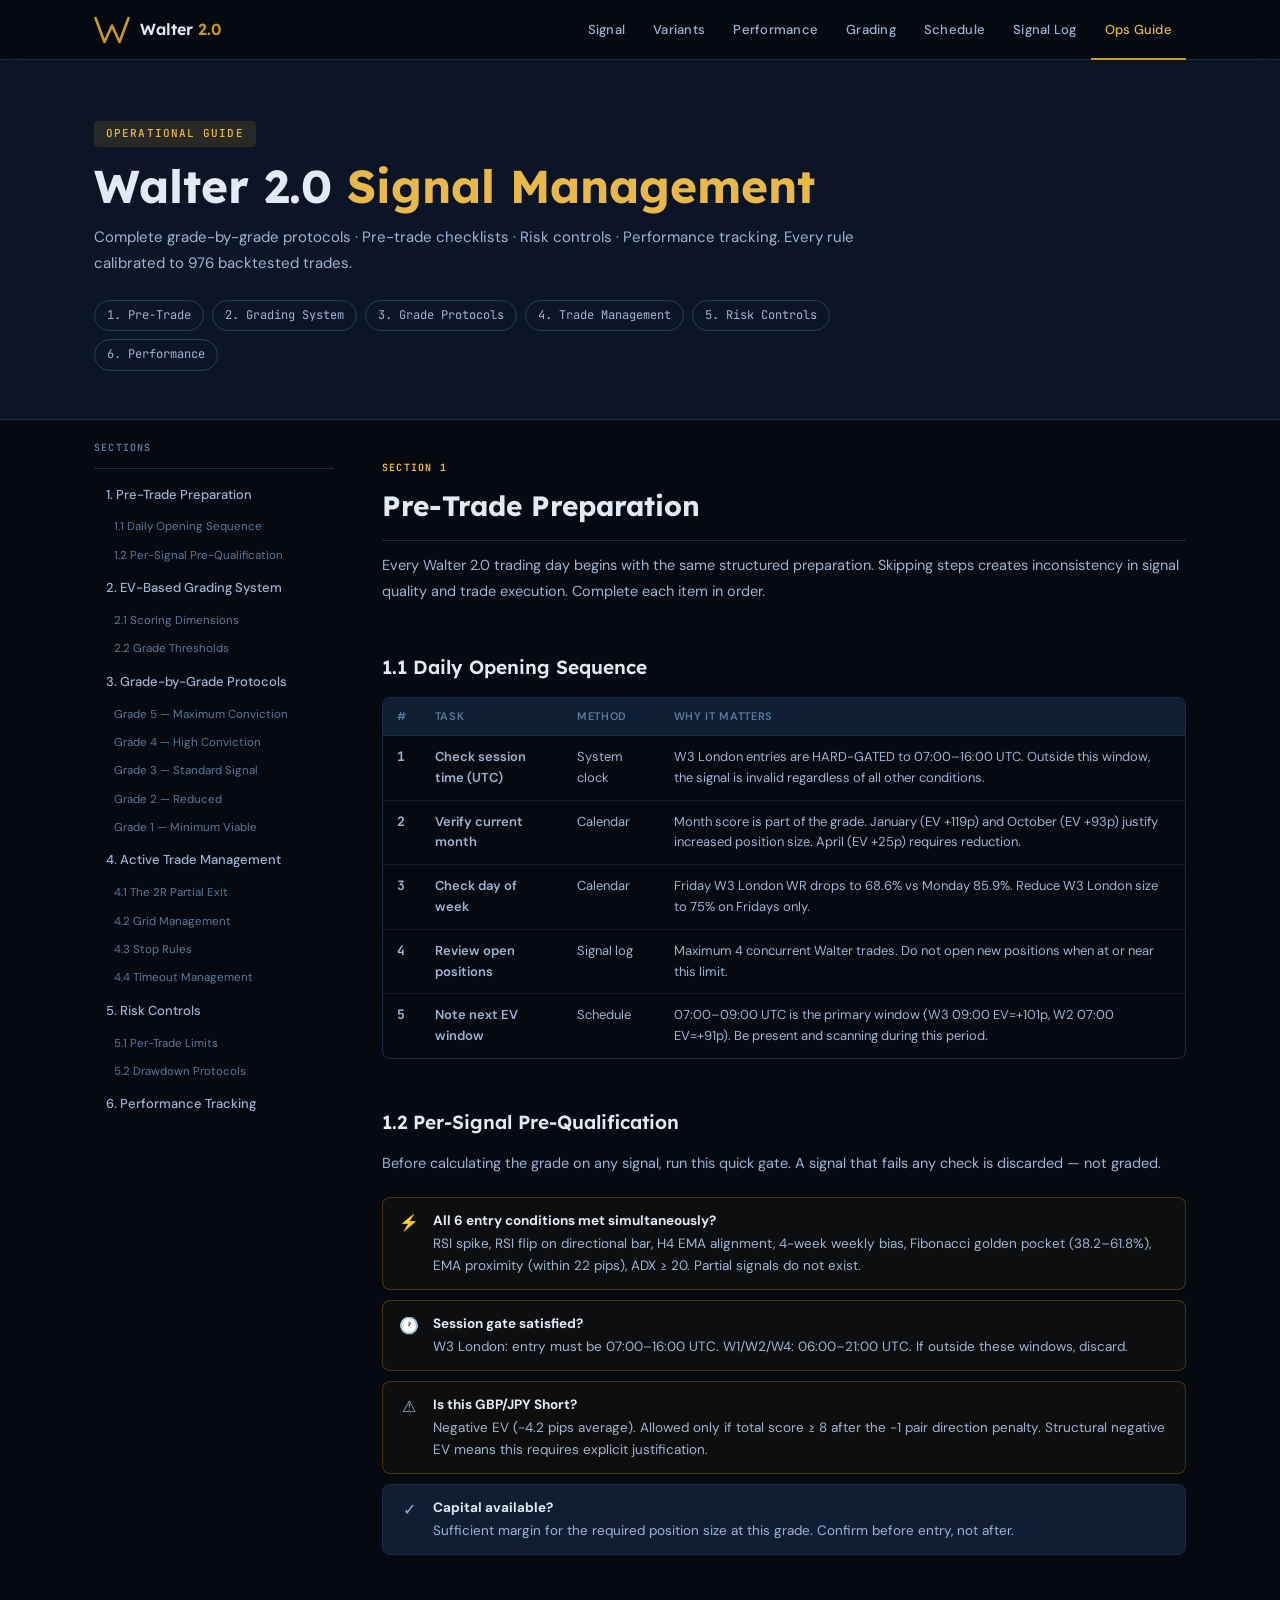
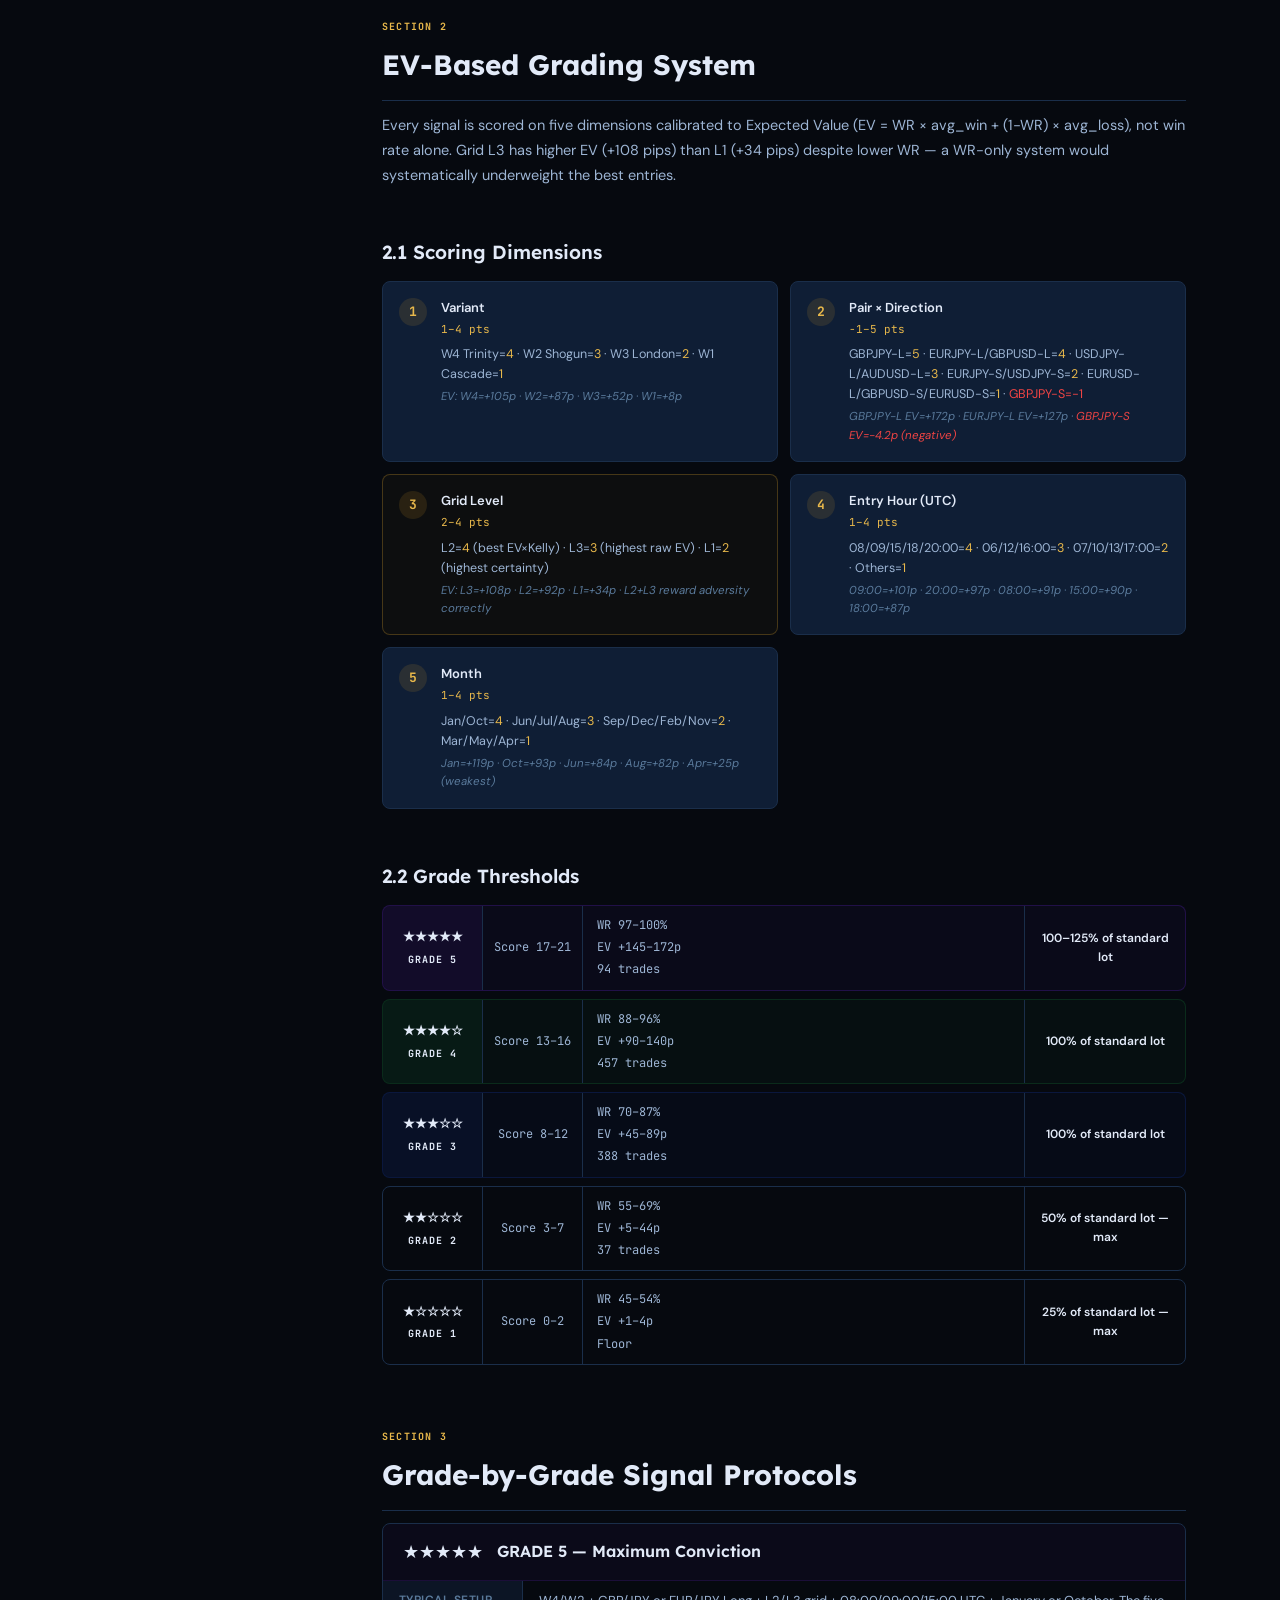
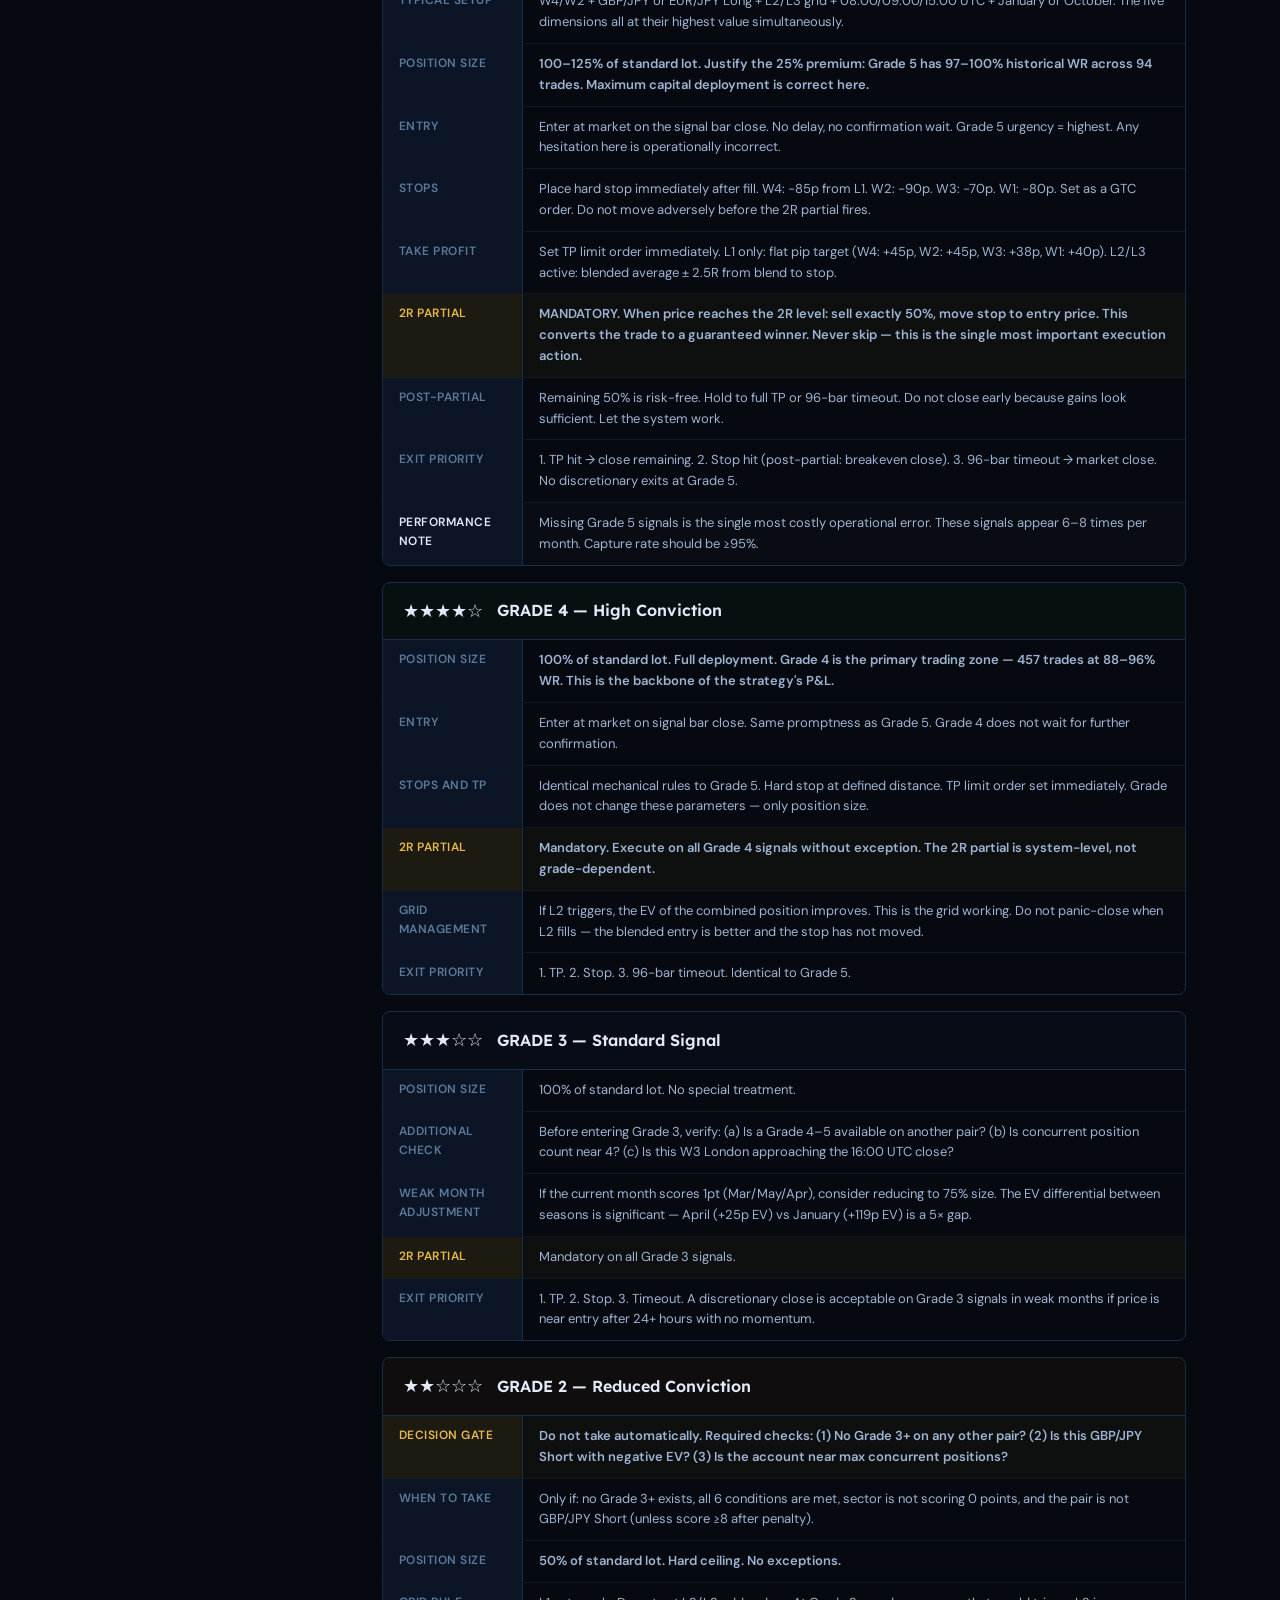
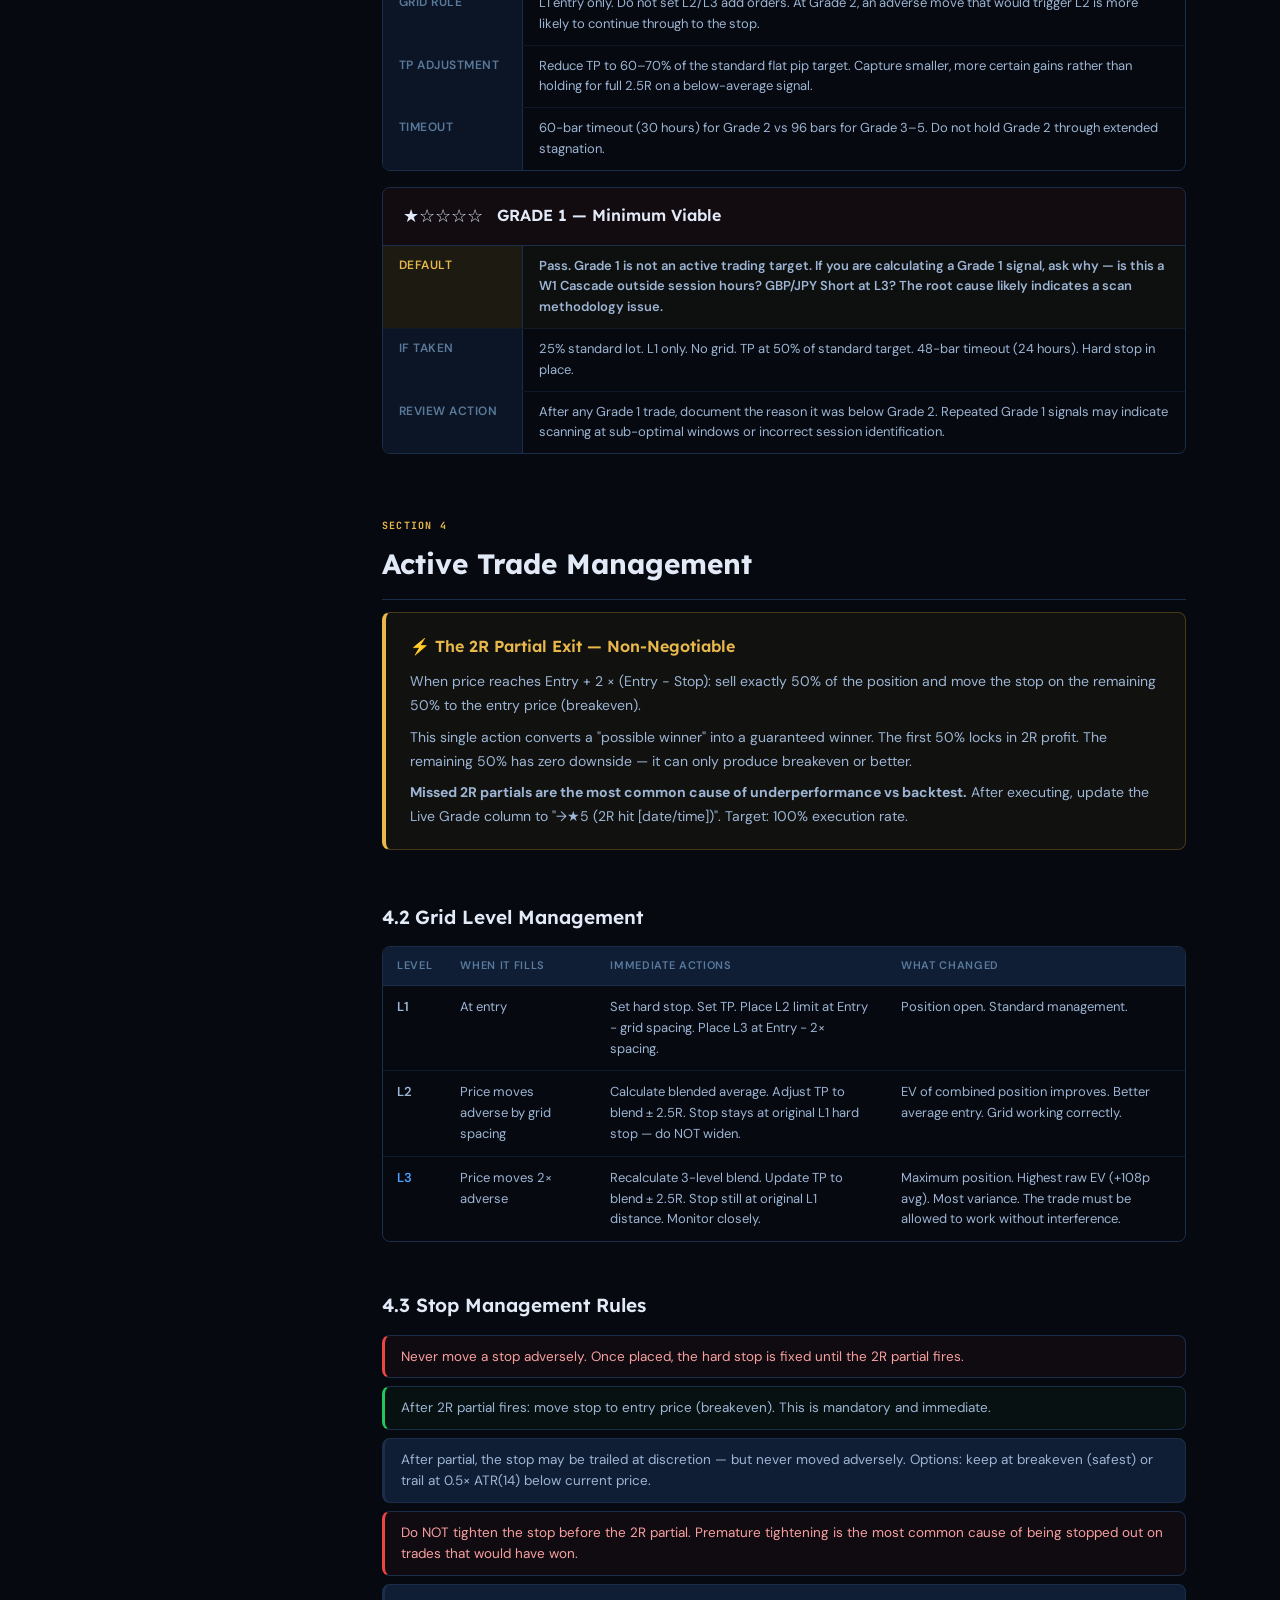
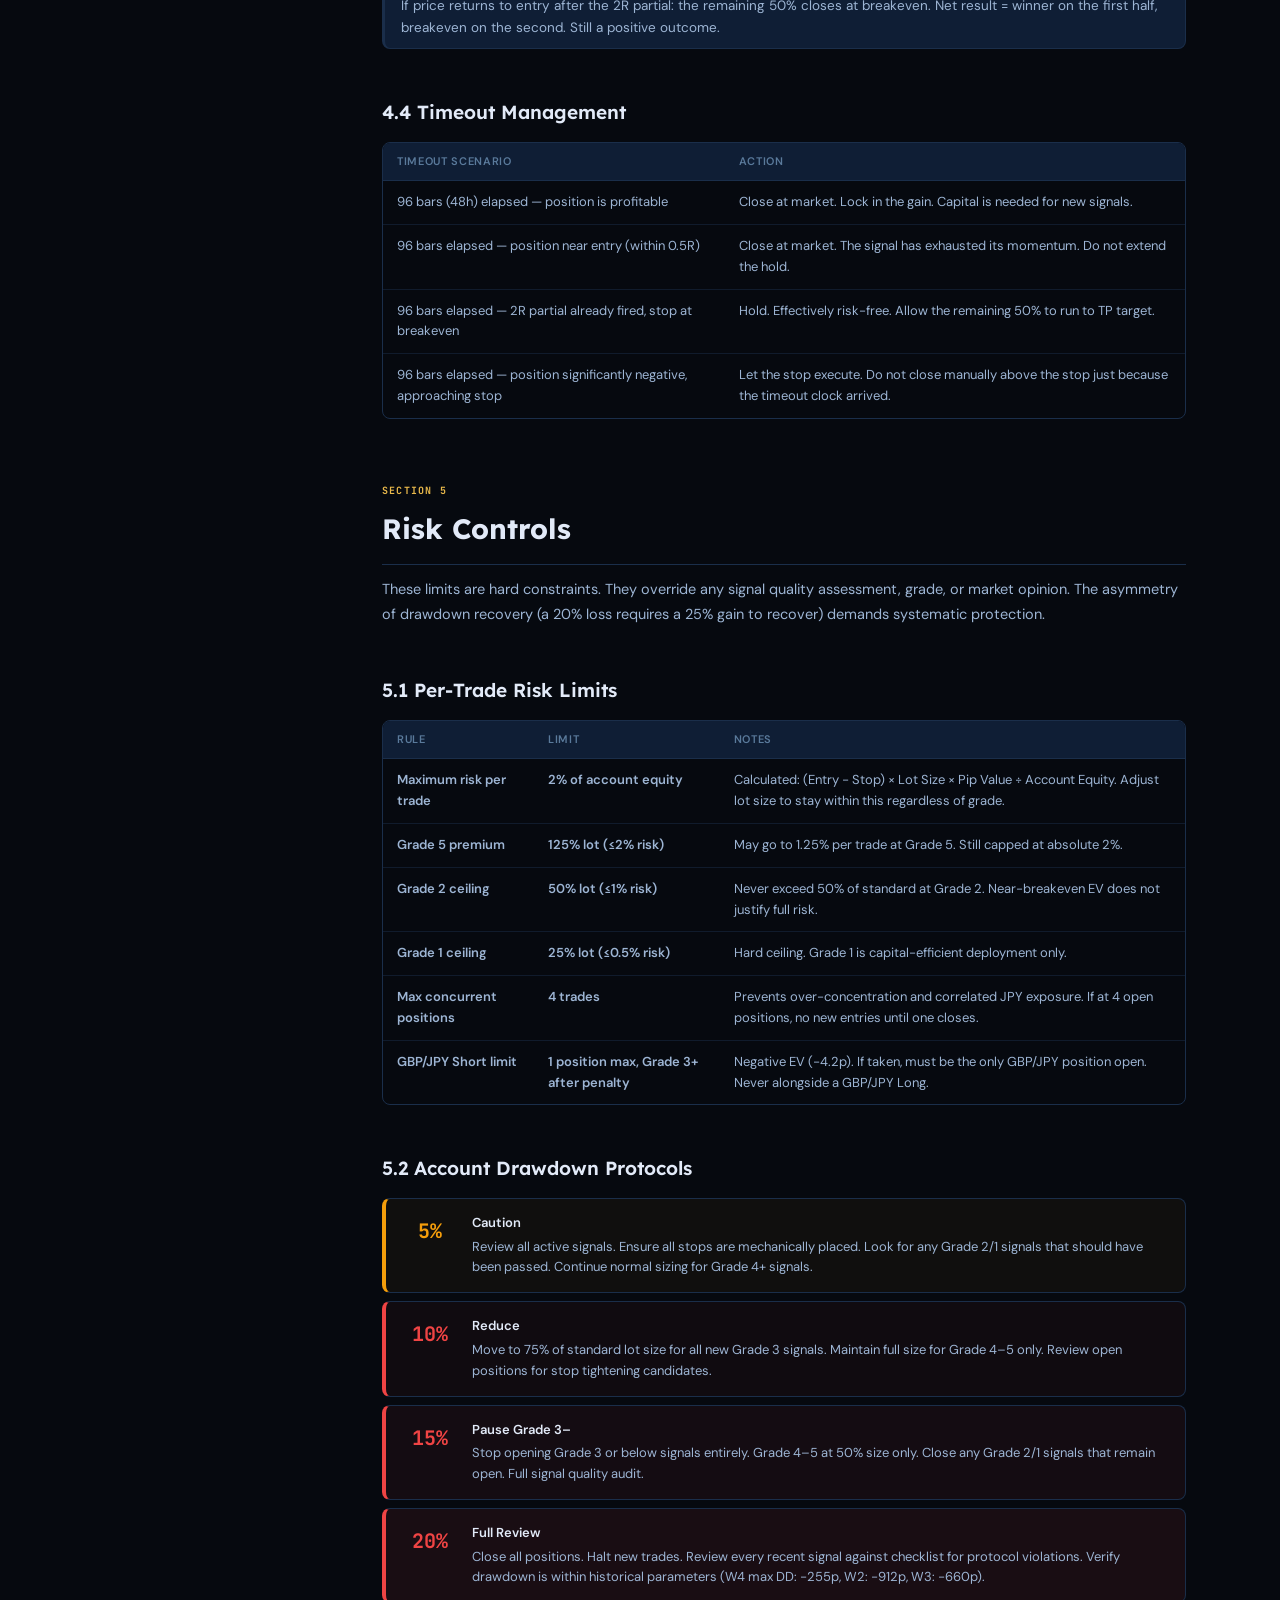
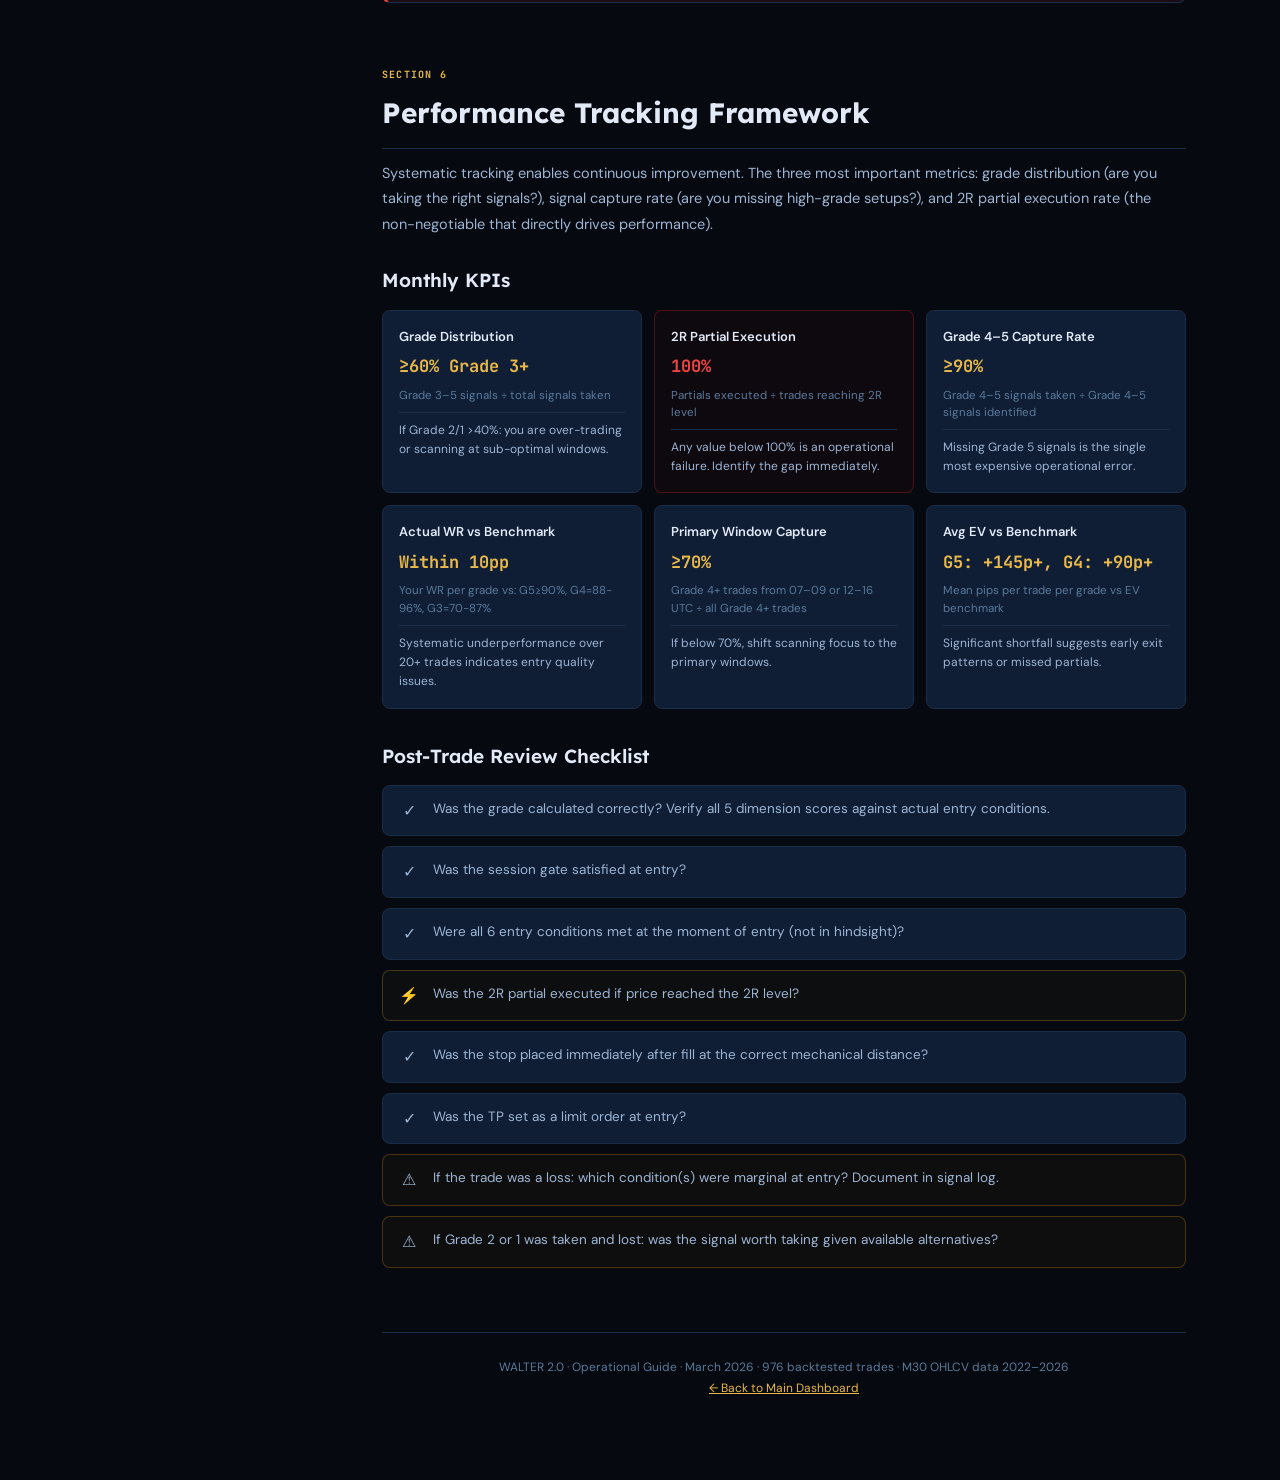
<file: ops.html>
<!DOCTYPE html>
<html lang="en">
<head>
  <meta charset="UTF-8">
  <meta name="viewport" content="width=device-width, initial-scale=1.0">
  <title>Walter 2.0 — Operational Guide</title>
  <link rel="stylesheet" href="styles.css">
  <link rel="stylesheet" href="ops.css">
  <link rel="preconnect" href="https://fonts.googleapis.com">
  <link rel="preconnect" href="https://fonts.gstatic.com" crossorigin>
  <link href="https://fonts.googleapis.com/css2?family=Lexend+Deca:wght@300;400;500;600;700&family=JetBrains+Mono:wght@400;500;700&family=DM+Sans:wght@300;400;500&display=swap" rel="stylesheet">
</head>
<body>

<nav class="nav" id="nav">
  <div class="nav-inner">
    <a href="index.html" class="nav-brand">
      <svg class="brand-logo" viewBox="0 0 48 40" width="36" height="30">
        <polyline points="2,4 14,36 24,14 34,36 46,4" fill="none" stroke="#C8962A" stroke-width="3.5" stroke-linejoin="round" stroke-linecap="round"/>
      </svg>
      <span class="brand-name">Walter <span class="brand-ver">2.0</span></span>
    </a>
    <ul class="nav-links" id="navLinks">
      <li><a href="index.html#signal" class="nav-a">Signal</a></li>
      <li><a href="index.html#variants" class="nav-a">Variants</a></li>
      <li><a href="index.html#performance" class="nav-a">Performance</a></li>
      <li><a href="index.html#grading" class="nav-a">Grading</a></li>
      <li><a href="index.html#schedule" class="nav-a">Schedule</a></li>
      <li><a href="index.html#log" class="nav-a">Signal Log</a></li>
      <li><a href="ops.html" class="nav-a active">Ops Guide</a></li>
    </ul>
    <button class="nav-toggle" id="navToggle" aria-label="Menu">
      <span></span><span></span><span></span>
    </button>
  </div>
</nav>

<!-- OPS HERO -->
<div class="ops-hero">
  <div class="container">
    <div class="ops-hero-inner">
      <div class="ops-badge">Operational Guide</div>
      <h1 class="ops-title">Walter 2.0 <span class="gold">Signal Management</span></h1>
      <p class="ops-sub">Complete grade-by-grade protocols · Pre-trade checklists · Risk controls · Performance tracking. Every rule calibrated to 976 backtested trades.</p>
      <div class="ops-toc">
        <a href="#s1" class="toc-link">1. Pre-Trade</a>
        <a href="#s2" class="toc-link">2. Grading System</a>
        <a href="#s3" class="toc-link">3. Grade Protocols</a>
        <a href="#s4" class="toc-link">4. Trade Management</a>
        <a href="#s5" class="toc-link">5. Risk Controls</a>
        <a href="#s6" class="toc-link">6. Performance</a>
      </div>
    </div>
  </div>
</div>

<div class="ops-body">
<div class="ops-layout">

  <!-- SIDEBAR -->
  <aside class="ops-sidebar" id="opsSidebar">
    <div class="sidebar-title">Sections</div>
    <nav class="sidebar-nav">
      <a href="#s1" class="snav-a" data-sec="s1">1. Pre-Trade Preparation</a>
      <a href="#s1-1" class="snav-sub">1.1 Daily Opening Sequence</a>
      <a href="#s1-2" class="snav-sub">1.2 Per-Signal Pre-Qualification</a>
      <a href="#s2" class="snav-a" data-sec="s2">2. EV-Based Grading System</a>
      <a href="#s2-1" class="snav-sub">2.1 Scoring Dimensions</a>
      <a href="#s2-2" class="snav-sub">2.2 Grade Thresholds</a>
      <a href="#s3" class="snav-a" data-sec="s3">3. Grade-by-Grade Protocols</a>
      <a href="#s3-g5" class="snav-sub">Grade 5 — Maximum Conviction</a>
      <a href="#s3-g4" class="snav-sub">Grade 4 — High Conviction</a>
      <a href="#s3-g3" class="snav-sub">Grade 3 — Standard Signal</a>
      <a href="#s3-g2" class="snav-sub">Grade 2 — Reduced</a>
      <a href="#s3-g1" class="snav-sub">Grade 1 — Minimum Viable</a>
      <a href="#s4" class="snav-a" data-sec="s4">4. Active Trade Management</a>
      <a href="#s4-1" class="snav-sub">4.1 The 2R Partial Exit</a>
      <a href="#s4-2" class="snav-sub">4.2 Grid Management</a>
      <a href="#s4-3" class="snav-sub">4.3 Stop Rules</a>
      <a href="#s4-4" class="snav-sub">4.4 Timeout Management</a>
      <a href="#s5" class="snav-a" data-sec="s5">5. Risk Controls</a>
      <a href="#s5-1" class="snav-sub">5.1 Per-Trade Limits</a>
      <a href="#s5-2" class="snav-sub">5.2 Drawdown Protocols</a>
      <a href="#s6" class="snav-a" data-sec="s6">6. Performance Tracking</a>
    </nav>
  </aside>

  <!-- MAIN CONTENT -->
  <main class="ops-main">

    <!-- S1 -->
    <section id="s1" class="ops-section">
      <div class="ops-section-label">Section 1</div>
      <h2 class="ops-h2">Pre-Trade Preparation</h2>
      <p class="ops-p">Every Walter 2.0 trading day begins with the same structured preparation. Skipping steps creates inconsistency in signal quality and trade execution. Complete each item in order.</p>

      <div id="s1-1" class="ops-sub-anchor"></div>
      <h3 class="ops-h3">1.1 Daily Opening Sequence</h3>
      <div class="ops-table-wrap">
        <table class="ops-table">
          <thead><tr><th>#</th><th>Task</th><th>Method</th><th>Why It Matters</th></tr></thead>
          <tbody>
            <tr><td class="step-num">1</td><td class="bold-cell">Check session time (UTC)</td><td>System clock</td><td>W3 London entries are HARD-GATED to 07:00–16:00 UTC. Outside this window, the signal is invalid regardless of all other conditions.</td></tr>
            <tr><td class="step-num">2</td><td class="bold-cell">Verify current month</td><td>Calendar</td><td>Month score is part of the grade. January (EV +119p) and October (EV +93p) justify increased position size. April (EV +25p) requires reduction.</td></tr>
            <tr><td class="step-num">3</td><td class="bold-cell">Check day of week</td><td>Calendar</td><td>Friday W3 London WR drops to 68.6% vs Monday 85.9%. Reduce W3 London size to 75% on Fridays only.</td></tr>
            <tr><td class="step-num">4</td><td class="bold-cell">Review open positions</td><td>Signal log</td><td>Maximum 4 concurrent Walter trades. Do not open new positions when at or near this limit.</td></tr>
            <tr><td class="step-num">5</td><td class="bold-cell">Note next EV window</td><td>Schedule</td><td>07:00–09:00 UTC is the primary window (W3 09:00 EV=+101p, W2 07:00 EV=+91p). Be present and scanning during this period.</td></tr>
          </tbody>
        </table>
      </div>

      <div id="s1-2" class="ops-sub-anchor"></div>
      <h3 class="ops-h3">1.2 Per-Signal Pre-Qualification</h3>
      <p class="ops-p">Before calculating the grade on any signal, run this quick gate. A signal that fails any check is discarded — not graded.</p>
      <div class="checklist">
        <div class="check-item check-critical">
          <span class="check-icon">⚡</span>
          <div>
            <strong>All 6 entry conditions met simultaneously?</strong>
            <span>RSI spike, RSI flip on directional bar, H4 EMA alignment, 4-week weekly bias, Fibonacci golden pocket (38.2–61.8%), EMA proximity (within 22 pips), ADX ≥ 20. Partial signals do not exist.</span>
          </div>
        </div>
        <div class="check-item check-critical">
          <span class="check-icon">🕐</span>
          <div>
            <strong>Session gate satisfied?</strong>
            <span>W3 London: entry must be 07:00–16:00 UTC. W1/W2/W4: 06:00–21:00 UTC. If outside these windows, discard.</span>
          </div>
        </div>
        <div class="check-item check-warn">
          <span class="check-icon">⚠</span>
          <div>
            <strong>Is this GBP/JPY Short?</strong>
            <span>Negative EV (−4.2 pips average). Allowed only if total score ≥ 8 after the −1 pair direction penalty. Structural negative EV means this requires explicit justification.</span>
          </div>
        </div>
        <div class="check-item">
          <span class="check-icon">✓</span>
          <div>
            <strong>Capital available?</strong>
            <span>Sufficient margin for the required position size at this grade. Confirm before entry, not after.</span>
          </div>
        </div>
      </div>
    </section>

    <!-- S2 -->
    <section id="s2" class="ops-section">
      <div class="ops-section-label">Section 2</div>
      <h2 class="ops-h2">EV-Based Grading System</h2>
      <p class="ops-p">Every signal is scored on five dimensions calibrated to Expected Value (EV = WR × avg_win + (1−WR) × avg_loss), not win rate alone. Grid L3 has higher EV (+108 pips) than L1 (+34 pips) despite lower WR — a WR-only system would systematically underweight the best entries.</p>

      <div id="s2-1" class="ops-sub-anchor"></div>
      <h3 class="ops-h3">2.1 Scoring Dimensions</h3>
      <div class="dim-grid">
        <div class="dim-card">
          <div class="dim-num">1</div>
          <div class="dim-body">
            <div class="dim-name">Variant</div>
            <div class="dim-range">1–4 pts</div>
            <div class="dim-detail">W4 Trinity=<span class="gold">4</span> · W2 Shogun=<span class="gold">3</span> · W3 London=<span class="gold">2</span> · W1 Cascade=<span class="gold">1</span></div>
            <div class="dim-ev">EV: W4=+105p · W2=+87p · W3=+52p · W1=+8p</div>
          </div>
        </div>
        <div class="dim-card">
          <div class="dim-num">2</div>
          <div class="dim-body">
            <div class="dim-name">Pair × Direction</div>
            <div class="dim-range">−1–5 pts</div>
            <div class="dim-detail">GBPJPY-L=<span class="gold">5</span> · EURJPY-L/GBPUSD-L=<span class="gold">4</span> · USDJPY-L/AUDUSD-L=<span class="gold">3</span> · EURJPY-S/USDJPY-S=<span class="gold">2</span> · EURUSD-L/GBPUSD-S/EURUSD-S=<span class="gold">1</span> · <span class="red">GBPJPY-S=−1</span></div>
            <div class="dim-ev">GBPJPY-L EV=+172p · EURJPY-L EV=+127p · <span class="red">GBPJPY-S EV=−4.2p (negative)</span></div>
          </div>
        </div>
        <div class="dim-card dim-highlight">
          <div class="dim-num">3</div>
          <div class="dim-body">
            <div class="dim-name">Grid Level</div>
            <div class="dim-range">2–4 pts</div>
            <div class="dim-detail">L2=<span class="gold">4</span> (best EV×Kelly) · L3=<span class="gold">3</span> (highest raw EV) · L1=<span class="gold">2</span> (highest certainty)</div>
            <div class="dim-ev">EV: L3=+108p · L2=+92p · L1=+34p · L2+L3 reward adversity correctly</div>
          </div>
        </div>
        <div class="dim-card">
          <div class="dim-num">4</div>
          <div class="dim-body">
            <div class="dim-name">Entry Hour (UTC)</div>
            <div class="dim-range">1–4 pts</div>
            <div class="dim-detail">08/09/15/18/20:00=<span class="gold">4</span> · 06/12/16:00=<span class="gold">3</span> · 07/10/13/17:00=<span class="gold">2</span> · Others=<span class="gold">1</span></div>
            <div class="dim-ev">09:00=+101p · 20:00=+97p · 08:00=+91p · 15:00=+90p · 18:00=+87p</div>
          </div>
        </div>
        <div class="dim-card">
          <div class="dim-num">5</div>
          <div class="dim-body">
            <div class="dim-name">Month</div>
            <div class="dim-range">1–4 pts</div>
            <div class="dim-detail">Jan/Oct=<span class="gold">4</span> · Jun/Jul/Aug=<span class="gold">3</span> · Sep/Dec/Feb/Nov=<span class="gold">2</span> · Mar/May/Apr=<span class="gold">1</span></div>
            <div class="dim-ev">Jan=+119p · Oct=+93p · Jun=+84p · Aug=+82p · Apr=+25p (weakest)</div>
          </div>
        </div>
      </div>

      <div id="s2-2" class="ops-sub-anchor"></div>
      <h3 class="ops-h3">2.2 Grade Thresholds</h3>
      <div class="grade-threshold-table">
        <div class="gtt-row gtt-g5">
          <div class="gtt-grade">★★★★★<br><span>GRADE 5</span></div>
          <div class="gtt-score">Score 17–21</div>
          <div class="gtt-stats"><span>WR 97–100%</span><span>EV +145–172p</span><span>94 trades</span></div>
          <div class="gtt-size">100–125% of standard lot</div>
          <div class="gtt-desc">All five dimensions converge at peak values. Take every Grade 5 signal without hesitation. These are the most profitable trades in the dataset.</div>
        </div>
        <div class="gtt-row gtt-g4">
          <div class="gtt-grade">★★★★☆<br><span>GRADE 4</span></div>
          <div class="gtt-score">Score 13–16</div>
          <div class="gtt-stats"><span>WR 88–96%</span><span>EV +90–140p</span><span>457 trades</span></div>
          <div class="gtt-size">100% of standard lot</div>
          <div class="gtt-desc">Primary trading zone. Most W4 Trinity and best W2 Shogun signals land here. Full deployment.</div>
        </div>
        <div class="gtt-row gtt-g3">
          <div class="gtt-grade">★★★☆☆<br><span>GRADE 3</span></div>
          <div class="gtt-score">Score 8–12</div>
          <div class="gtt-stats"><span>WR 70–87%</span><span>EV +45–89p</span><span>388 trades</span></div>
          <div class="gtt-size">100% of standard lot</div>
          <div class="gtt-desc">Core of daily trading volume. Standard execution. Most frequent grade.</div>
        </div>
        <div class="gtt-row gtt-g2">
          <div class="gtt-grade">★★☆☆☆<br><span>GRADE 2</span></div>
          <div class="gtt-score">Score 3–7</div>
          <div class="gtt-stats"><span>WR 55–69%</span><span>EV +5–44p</span><span>37 trades</span></div>
          <div class="gtt-size">50% of standard lot — max</div>
          <div class="gtt-desc">Requires justification. Only take when no Grade 3+ exists on any pair. Run L1 only — no grid adds at Grade 2.</div>
        </div>
        <div class="gtt-row gtt-g1">
          <div class="gtt-grade">★☆☆☆☆<br><span>GRADE 1</span></div>
          <div class="gtt-score">Score 0–2</div>
          <div class="gtt-stats"><span>WR 45–54%</span><span>EV +1–4p</span><span>Floor</span></div>
          <div class="gtt-size">25% of standard lot — max</div>
          <div class="gtt-desc">Near-breakeven EV. Do not seek proactively. Only if idle capital cannot be deployed elsewhere and all 6 conditions are cleanly met.</div>
        </div>
      </div>
    </section>

    <!-- S3 -->
    <section id="s3" class="ops-section">
      <div class="ops-section-label">Section 3</div>
      <h2 class="ops-h2">Grade-by-Grade Signal Protocols</h2>

      <div id="s3-g5" class="ops-sub-anchor"></div>
      <div class="protocol-card prot-g5">
        <div class="prot-header">
          <div class="prot-stars">★★★★★</div>
          <div class="prot-label">GRADE 5 — Maximum Conviction</div>
        </div>
        <div class="prot-grid">
          <div class="prot-row"><span class="prot-key">Typical Setup</span><span class="prot-val">W4/W2 + GBP/JPY or EUR/JPY Long + L2/L3 grid + 08:00/09:00/15:00 UTC + January or October. The five dimensions all at their highest value simultaneously.</span></div>
          <div class="prot-row"><span class="prot-key">Position Size</span><span class="prot-val gold bold">100–125% of standard lot. Justify the 25% premium: Grade 5 has 97–100% historical WR across 94 trades. Maximum capital deployment is correct here.</span></div>
          <div class="prot-row"><span class="prot-key">Entry</span><span class="prot-val">Enter at market on the signal bar close. No delay, no confirmation wait. Grade 5 urgency = highest. Any hesitation here is operationally incorrect.</span></div>
          <div class="prot-row"><span class="prot-key">Stops</span><span class="prot-val">Place hard stop immediately after fill. W4: −85p from L1. W2: −90p. W3: −70p. W1: −80p. Set as a GTC order. Do not move adversely before the 2R partial fires.</span></div>
          <div class="prot-row"><span class="prot-key">Take Profit</span><span class="prot-val">Set TP limit order immediately. L1 only: flat pip target (W4: +45p, W2: +45p, W3: +38p, W1: +40p). L2/L3 active: blended average ± 2.5R from blend to stop.</span></div>
          <div class="prot-row prot-highlight"><span class="prot-key">2R Partial</span><span class="prot-val gold bold">MANDATORY. When price reaches the 2R level: sell exactly 50%, move stop to entry price. This converts the trade to a guaranteed winner. Never skip — this is the single most important execution action.</span></div>
          <div class="prot-row"><span class="prot-key">Post-Partial</span><span class="prot-val">Remaining 50% is risk-free. Hold to full TP or 96-bar timeout. Do not close early because gains look sufficient. Let the system work.</span></div>
          <div class="prot-row"><span class="prot-key">Exit Priority</span><span class="prot-val">1. TP hit → close remaining. 2. Stop hit (post-partial: breakeven close). 3. 96-bar timeout → market close. No discretionary exits at Grade 5.</span></div>
          <div class="prot-row prot-note"><span class="prot-key">Performance Note</span><span class="prot-val">Missing Grade 5 signals is the single most costly operational error. These signals appear 6–8 times per month. Capture rate should be ≥95%.</span></div>
        </div>
      </div>

      <div id="s3-g4" class="ops-sub-anchor"></div>
      <div class="protocol-card prot-g4">
        <div class="prot-header">
          <div class="prot-stars">★★★★☆</div>
          <div class="prot-label">GRADE 4 — High Conviction</div>
        </div>
        <div class="prot-grid">
          <div class="prot-row"><span class="prot-key">Position Size</span><span class="prot-val green bold">100% of standard lot. Full deployment. Grade 4 is the primary trading zone — 457 trades at 88–96% WR. This is the backbone of the strategy's P&L.</span></div>
          <div class="prot-row"><span class="prot-key">Entry</span><span class="prot-val">Enter at market on signal bar close. Same promptness as Grade 5. Grade 4 does not wait for further confirmation.</span></div>
          <div class="prot-row"><span class="prot-key">Stops and TP</span><span class="prot-val">Identical mechanical rules to Grade 5. Hard stop at defined distance. TP limit order set immediately. Grade does not change these parameters — only position size.</span></div>
          <div class="prot-row prot-highlight"><span class="prot-key">2R Partial</span><span class="prot-val green bold">Mandatory. Execute on all Grade 4 signals without exception. The 2R partial is system-level, not grade-dependent.</span></div>
          <div class="prot-row"><span class="prot-key">Grid Management</span><span class="prot-val">If L2 triggers, the EV of the combined position improves. This is the grid working. Do not panic-close when L2 fills — the blended entry is better and the stop has not moved.</span></div>
          <div class="prot-row"><span class="prot-key">Exit Priority</span><span class="prot-val">1. TP. 2. Stop. 3. 96-bar timeout. Identical to Grade 5.</span></div>
        </div>
      </div>

      <div id="s3-g3" class="ops-sub-anchor"></div>
      <div class="protocol-card prot-g3">
        <div class="prot-header">
          <div class="prot-stars">★★★☆☆</div>
          <div class="prot-label">GRADE 3 — Standard Signal</div>
        </div>
        <div class="prot-grid">
          <div class="prot-row"><span class="prot-key">Position Size</span><span class="prot-val">100% of standard lot. No special treatment.</span></div>
          <div class="prot-row"><span class="prot-key">Additional Check</span><span class="prot-val">Before entering Grade 3, verify: (a) Is a Grade 4–5 available on another pair? (b) Is concurrent position count near 4? (c) Is this W3 London approaching the 16:00 UTC close?</span></div>
          <div class="prot-row"><span class="prot-key">Weak Month Adjustment</span><span class="prot-val">If the current month scores 1pt (Mar/May/Apr), consider reducing to 75% size. The EV differential between seasons is significant — April (+25p EV) vs January (+119p EV) is a 5× gap.</span></div>
          <div class="prot-row prot-highlight"><span class="prot-key">2R Partial</span><span class="prot-val">Mandatory on all Grade 3 signals.</span></div>
          <div class="prot-row"><span class="prot-key">Exit Priority</span><span class="prot-val">1. TP. 2. Stop. 3. Timeout. A discretionary close is acceptable on Grade 3 signals in weak months if price is near entry after 24+ hours with no momentum.</span></div>
        </div>
      </div>

      <div id="s3-g2" class="ops-sub-anchor"></div>
      <div class="protocol-card prot-g2">
        <div class="prot-header">
          <div class="prot-stars">★★☆☆☆</div>
          <div class="prot-label">GRADE 2 — Reduced Conviction</div>
        </div>
        <div class="prot-grid">
          <div class="prot-row prot-highlight"><span class="prot-key">Decision Gate</span><span class="prot-val amber bold">Do not take automatically. Required checks: (1) No Grade 3+ on any other pair? (2) Is this GBP/JPY Short with negative EV? (3) Is the account near max concurrent positions?</span></div>
          <div class="prot-row"><span class="prot-key">When to Take</span><span class="prot-val">Only if: no Grade 3+ exists, all 6 conditions are met, sector is not scoring 0 points, and the pair is not GBP/JPY Short (unless score ≥8 after penalty).</span></div>
          <div class="prot-row"><span class="prot-key">Position Size</span><span class="prot-val amber bold">50% of standard lot. Hard ceiling. No exceptions.</span></div>
          <div class="prot-row"><span class="prot-key">Grid Rule</span><span class="prot-val">L1 entry only. Do not set L2/L3 add orders. At Grade 2, an adverse move that would trigger L2 is more likely to continue through to the stop.</span></div>
          <div class="prot-row"><span class="prot-key">TP Adjustment</span><span class="prot-val">Reduce TP to 60–70% of the standard flat pip target. Capture smaller, more certain gains rather than holding for full 2.5R on a below-average signal.</span></div>
          <div class="prot-row"><span class="prot-key">Timeout</span><span class="prot-val">60-bar timeout (30 hours) for Grade 2 vs 96 bars for Grade 3–5. Do not hold Grade 2 through extended stagnation.</span></div>
        </div>
      </div>

      <div id="s3-g1" class="ops-sub-anchor"></div>
      <div class="protocol-card prot-g1">
        <div class="prot-header">
          <div class="prot-stars">★☆☆☆☆</div>
          <div class="prot-label">GRADE 1 — Minimum Viable</div>
        </div>
        <div class="prot-grid">
          <div class="prot-row prot-highlight"><span class="prot-key">Default</span><span class="prot-val red bold">Pass. Grade 1 is not an active trading target. If you are calculating a Grade 1 signal, ask why — is this a W1 Cascade outside session hours? GBP/JPY Short at L3? The root cause likely indicates a scan methodology issue.</span></div>
          <div class="prot-row"><span class="prot-key">If Taken</span><span class="prot-val">25% standard lot. L1 only. No grid. TP at 50% of standard target. 48-bar timeout (24 hours). Hard stop in place.</span></div>
          <div class="prot-row"><span class="prot-key">Review Action</span><span class="prot-val">After any Grade 1 trade, document the reason it was below Grade 2. Repeated Grade 1 signals may indicate scanning at sub-optimal windows or incorrect session identification.</span></div>
        </div>
      </div>
    </section>

    <!-- S4 -->
    <section id="s4" class="ops-section">
      <div class="ops-section-label">Section 4</div>
      <h2 class="ops-h2">Active Trade Management</h2>

      <div id="s4-1" class="ops-sub-anchor"></div>
      <div class="callout callout-gold">
        <div class="callout-title">⚡ The 2R Partial Exit — Non-Negotiable</div>
        <p>When price reaches Entry + 2 × (Entry − Stop): sell exactly 50% of the position and move the stop on the remaining 50% to the entry price (breakeven).</p>
        <p style="margin-top:8px">This single action converts a "possible winner" into a guaranteed winner. The first 50% locks in 2R profit. The remaining 50% has zero downside — it can only produce breakeven or better.</p>
        <p style="margin-top:8px"><strong>Missed 2R partials are the most common cause of underperformance vs backtest.</strong> After executing, update the Live Grade column to "→★5 (2R hit [date/time])". Target: 100% execution rate.</p>
      </div>

      <div id="s4-2" class="ops-sub-anchor"></div>
      <h3 class="ops-h3">4.2 Grid Level Management</h3>
      <div class="ops-table-wrap">
        <table class="ops-table">
          <thead><tr><th>Level</th><th>When It Fills</th><th>Immediate Actions</th><th>What Changed</th></tr></thead>
          <tbody>
            <tr>
              <td class="bold-cell green">L1</td>
              <td>At entry</td>
              <td>Set hard stop. Set TP. Place L2 limit at Entry − grid spacing. Place L3 at Entry − 2× spacing.</td>
              <td>Position open. Standard management.</td>
            </tr>
            <tr>
              <td class="bold-cell gold">L2</td>
              <td>Price moves adverse by grid spacing</td>
              <td>Calculate blended average. Adjust TP to blend ± 2.5R. Stop stays at original L1 hard stop — do NOT widen.</td>
              <td>EV of combined position improves. Better average entry. Grid working correctly.</td>
            </tr>
            <tr>
              <td class="bold-cell" style="color:var(--blue)">L3</td>
              <td>Price moves 2× adverse</td>
              <td>Recalculate 3-level blend. Update TP to blend ± 2.5R. Stop still at original L1 distance. Monitor closely.</td>
              <td>Maximum position. Highest raw EV (+108p avg). Most variance. The trade must be allowed to work without interference.</td>
            </tr>
          </tbody>
        </table>
      </div>

      <div id="s4-3" class="ops-sub-anchor"></div>
      <h3 class="ops-h3">4.3 Stop Management Rules</h3>
      <div class="rules-list">
        <div class="rule-item rule-critical">Never move a stop adversely. Once placed, the hard stop is fixed until the 2R partial fires.</div>
        <div class="rule-item rule-positive">After 2R partial fires: move stop to entry price (breakeven). This is mandatory and immediate.</div>
        <div class="rule-item">After partial, the stop may be trailed at discretion — but never moved adversely. Options: keep at breakeven (safest) or trail at 0.5× ATR(14) below current price.</div>
        <div class="rule-item rule-critical">Do NOT tighten the stop before the 2R partial. Premature tightening is the most common cause of being stopped out on trades that would have won.</div>
        <div class="rule-item">If price returns to entry after the 2R partial: the remaining 50% closes at breakeven. Net result = winner on the first half, breakeven on the second. Still a positive outcome.</div>
      </div>

      <div id="s4-4" class="ops-sub-anchor"></div>
      <h3 class="ops-h3">4.4 Timeout Management</h3>
      <div class="ops-table-wrap">
        <table class="ops-table">
          <thead><tr><th>Timeout Scenario</th><th>Action</th></tr></thead>
          <tbody>
            <tr><td>96 bars (48h) elapsed — position is profitable</td><td class="green">Close at market. Lock in the gain. Capital is needed for new signals.</td></tr>
            <tr><td>96 bars elapsed — position near entry (within 0.5R)</td><td>Close at market. The signal has exhausted its momentum. Do not extend the hold.</td></tr>
            <tr><td>96 bars elapsed — 2R partial already fired, stop at breakeven</td><td class="green">Hold. Effectively risk-free. Allow the remaining 50% to run to TP target.</td></tr>
            <tr><td>96 bars elapsed — position significantly negative, approaching stop</td><td class="amber">Let the stop execute. Do not close manually above the stop just because the timeout clock arrived.</td></tr>
          </tbody>
        </table>
      </div>
    </section>

    <!-- S5 -->
    <section id="s5" class="ops-section">
      <div class="ops-section-label">Section 5</div>
      <h2 class="ops-h2">Risk Controls</h2>
      <p class="ops-p">These limits are hard constraints. They override any signal quality assessment, grade, or market opinion. The asymmetry of drawdown recovery (a 20% loss requires a 25% gain to recover) demands systematic protection.</p>

      <div id="s5-1" class="ops-sub-anchor"></div>
      <h3 class="ops-h3">5.1 Per-Trade Risk Limits</h3>
      <div class="ops-table-wrap">
        <table class="ops-table">
          <thead><tr><th>Rule</th><th>Limit</th><th>Notes</th></tr></thead>
          <tbody>
            <tr><td class="bold-cell">Maximum risk per trade</td><td class="red bold">2% of account equity</td><td>Calculated: (Entry − Stop) × Lot Size × Pip Value ÷ Account Equity. Adjust lot size to stay within this regardless of grade.</td></tr>
            <tr><td class="bold-cell">Grade 5 premium</td><td class="gold bold">125% lot (≤2% risk)</td><td>May go to 1.25% per trade at Grade 5. Still capped at absolute 2%.</td></tr>
            <tr><td class="bold-cell">Grade 2 ceiling</td><td class="amber bold">50% lot (≤1% risk)</td><td>Never exceed 50% of standard at Grade 2. Near-breakeven EV does not justify full risk.</td></tr>
            <tr><td class="bold-cell">Grade 1 ceiling</td><td class="amber bold">25% lot (≤0.5% risk)</td><td>Hard ceiling. Grade 1 is capital-efficient deployment only.</td></tr>
            <tr><td class="bold-cell">Max concurrent positions</td><td class="red bold">4 trades</td><td>Prevents over-concentration and correlated JPY exposure. If at 4 open positions, no new entries until one closes.</td></tr>
            <tr><td class="bold-cell">GBP/JPY Short limit</td><td class="amber bold">1 position max, Grade 3+ after penalty</td><td>Negative EV (−4.2p). If taken, must be the only GBP/JPY position open. Never alongside a GBP/JPY Long.</td></tr>
          </tbody>
        </table>
      </div>

      <div id="s5-2" class="ops-sub-anchor"></div>
      <h3 class="ops-h3">5.2 Account Drawdown Protocols</h3>
      <div class="drawdown-levels">
        <div class="dd-level dd-caution">
          <div class="dd-pct">5%</div>
          <div class="dd-body">
            <div class="dd-label">Caution</div>
            <div class="dd-desc">Review all active signals. Ensure all stops are mechanically placed. Look for any Grade 2/1 signals that should have been passed. Continue normal sizing for Grade 4+ signals.</div>
          </div>
        </div>
        <div class="dd-level dd-reduce">
          <div class="dd-pct">10%</div>
          <div class="dd-body">
            <div class="dd-label">Reduce</div>
            <div class="dd-desc">Move to 75% of standard lot size for all new Grade 3 signals. Maintain full size for Grade 4–5 only. Review open positions for stop tightening candidates.</div>
          </div>
        </div>
        <div class="dd-level dd-pause">
          <div class="dd-pct">15%</div>
          <div class="dd-body">
            <div class="dd-label">Pause Grade 3–</div>
            <div class="dd-desc">Stop opening Grade 3 or below signals entirely. Grade 4–5 at 50% size only. Close any Grade 2/1 signals that remain open. Full signal quality audit.</div>
          </div>
        </div>
        <div class="dd-level dd-stop">
          <div class="dd-pct">20%</div>
          <div class="dd-body">
            <div class="dd-label">Full Review</div>
            <div class="dd-desc">Close all positions. Halt new trades. Review every recent signal against checklist for protocol violations. Verify drawdown is within historical parameters (W4 max DD: −255p, W2: −912p, W3: −660p).</div>
          </div>
        </div>
      </div>
    </section>

    <!-- S6 -->
    <section id="s6" class="ops-section">
      <div class="ops-section-label">Section 6</div>
      <h2 class="ops-h2">Performance Tracking Framework</h2>
      <p class="ops-p">Systematic tracking enables continuous improvement. The three most important metrics: grade distribution (are you taking the right signals?), signal capture rate (are you missing high-grade setups?), and 2R partial execution rate (the non-negotiable that directly drives performance).</p>

      <h3 class="ops-h3">Monthly KPIs</h3>
      <div class="kpi-grid">
        <div class="kpi-card">
          <div class="kpi-name">Grade Distribution</div>
          <div class="kpi-target">≥60% Grade 3+</div>
          <div class="kpi-calc">Grade 3–5 signals ÷ total signals taken</div>
          <div class="kpi-action">If Grade 2/1 >40%: you are over-trading or scanning at sub-optimal windows.</div>
        </div>
        <div class="kpi-card kpi-critical">
          <div class="kpi-name">2R Partial Execution</div>
          <div class="kpi-target target-red">100%</div>
          <div class="kpi-calc">Partials executed ÷ trades reaching 2R level</div>
          <div class="kpi-action">Any value below 100% is an operational failure. Identify the gap immediately.</div>
        </div>
        <div class="kpi-card">
          <div class="kpi-name">Grade 4–5 Capture Rate</div>
          <div class="kpi-target">≥90%</div>
          <div class="kpi-calc">Grade 4–5 signals taken ÷ Grade 4–5 signals identified</div>
          <div class="kpi-action">Missing Grade 5 signals is the single most expensive operational error.</div>
        </div>
        <div class="kpi-card">
          <div class="kpi-name">Actual WR vs Benchmark</div>
          <div class="kpi-target">Within 10pp</div>
          <div class="kpi-calc">Your WR per grade vs: G5≥90%, G4=88-96%, G3=70-87%</div>
          <div class="kpi-action">Systematic underperformance over 20+ trades indicates entry quality issues.</div>
        </div>
        <div class="kpi-card">
          <div class="kpi-name">Primary Window Capture</div>
          <div class="kpi-target">≥70%</div>
          <div class="kpi-calc">Grade 4+ trades from 07–09 or 12–16 UTC ÷ all Grade 4+ trades</div>
          <div class="kpi-action">If below 70%, shift scanning focus to the primary windows.</div>
        </div>
        <div class="kpi-card">
          <div class="kpi-name">Avg EV vs Benchmark</div>
          <div class="kpi-target">G5: +145p+, G4: +90p+</div>
          <div class="kpi-calc">Mean pips per trade per grade vs EV benchmark</div>
          <div class="kpi-action">Significant shortfall suggests early exit patterns or missed partials.</div>
        </div>
      </div>

      <h3 class="ops-h3" style="margin-top:2rem">Post-Trade Review Checklist</h3>
      <div class="checklist">
        <div class="check-item"><span class="check-icon">✓</span><div>Was the grade calculated correctly? Verify all 5 dimension scores against actual entry conditions.</div></div>
        <div class="check-item"><span class="check-icon">✓</span><div>Was the session gate satisfied at entry?</div></div>
        <div class="check-item"><span class="check-icon">✓</span><div>Were all 6 entry conditions met at the moment of entry (not in hindsight)?</div></div>
        <div class="check-item check-critical"><span class="check-icon">⚡</span><div>Was the 2R partial executed if price reached the 2R level?</div></div>
        <div class="check-item"><span class="check-icon">✓</span><div>Was the stop placed immediately after fill at the correct mechanical distance?</div></div>
        <div class="check-item"><span class="check-icon">✓</span><div>Was the TP set as a limit order at entry?</div></div>
        <div class="check-item check-warn"><span class="check-icon">⚠</span><div>If the trade was a loss: which condition(s) were marginal at entry? Document in signal log.</div></div>
        <div class="check-item check-warn"><span class="check-icon">⚠</span><div>If Grade 2 or 1 was taken and lost: was the signal worth taking given available alternatives?</div></div>
      </div>
    </section>

    <div class="ops-footer-note">
      WALTER 2.0 · Operational Guide · March 2026 · 976 backtested trades · M30 OHLCV data 2022–2026<br>
      <a href="index.html" style="color:var(--gold-lt)">← Back to Main Dashboard</a>
    </div>

  </main>
</div>
</div>

<script>
// Nav scroll + mobile toggle
document.getElementById('navToggle').addEventListener('click',()=>document.getElementById('navLinks').classList.toggle('open'));
window.addEventListener('scroll',()=>{
  document.getElementById('nav').classList.toggle('scrolled',window.scrollY>80);
  // Sidebar active
  const secs=['s1','s2','s3','s4','s5','s6'];
  let current='';
  secs.forEach(id=>{const el=document.getElementById(id);if(el&&window.scrollY>=el.offsetTop-100)current=id;});
  document.querySelectorAll('.snav-a').forEach(a=>{a.classList.toggle('active',a.dataset.sec===current);});
});
</script>
</body>
</html>
</file>
<file: styles.css>
/* =========================================
   WALTER 2.0 — Precision Trading Terminal
   ========================================= */

:root {
  --bg:        #06090F;
  --surface:   #0C1525;
  --card:      #0F1E35;
  --border:    #1A2E4A;
  --border-lt: #243d5e;
  --gold:      #C8962A;
  --gold-lt:   #E8B84B;
  --gold-dim:  rgba(200, 150, 42, 0.15);
  --blue:      #4B9FFF;
  --green:     #22C55E;
  --amber:     #F59E0B;
  --red:       #EF4444;
  --text:      #E2EAF8;
  --text-mid:  #9DB5D4;
  --text-dim:  #5A7A9B;
  --mono:      'JetBrains Mono', monospace;
  --head:      'Lexend Deca', sans-serif;
  --body:      'DM Sans', sans-serif;
  --radius:    8px;
  --radius-lg: 16px;
  --shadow:    0 4px 24px rgba(0,0,0,0.4);
  --nav-h:     60px;
}

*, *::before, *::after { box-sizing: border-box; margin: 0; padding: 0; }

html { scroll-behavior: smooth; }

body {
  background: var(--bg);
  color: var(--text);
  font-family: var(--body);
  font-size: 15px;
  line-height: 1.6;
  -webkit-font-smoothing: antialiased;
}

/* ── SCROLLBAR ── */
::-webkit-scrollbar { width: 6px; height: 6px; }
::-webkit-scrollbar-track { background: var(--bg); }
::-webkit-scrollbar-thumb { background: var(--border-lt); border-radius: 3px; }

/* ── UTILS ── */
.gold    { color: var(--gold-lt); }
.green   { color: var(--green); }
.amber   { color: var(--amber); }
.red     { color: var(--red); }
.bold    { font-weight: 600; }
.container { max-width: 1140px; margin: 0 auto; padding: 0 24px; }

/* ── NAV ── */
.nav {
  position: fixed; top: 0; left: 0; right: 0; z-index: 100;
  height: var(--nav-h);
  background: rgba(6, 9, 15, 0.92);
  backdrop-filter: blur(12px);
  border-bottom: 1px solid var(--border);
  transition: border-color 0.3s;
}
.nav.scrolled { border-bottom-color: var(--gold); }
.nav-inner {
  max-width: 1140px; margin: 0 auto; padding: 0 24px;
  height: 100%; display: flex; align-items: center; gap: 2rem;
}
.nav-brand {
  display: flex; align-items: center; gap: 10px;
  text-decoration: none; color: var(--text);
  font-family: var(--head); font-weight: 600; font-size: 16px;
  flex-shrink: 0;
}
.brand-ver { color: var(--gold); }
.nav-links {
  display: flex; list-style: none; gap: 0; margin-left: auto;
}
.nav-a {
  display: block; padding: 0 14px; height: var(--nav-h);
  line-height: var(--nav-h); font-size: 13px; font-weight: 500;
  text-decoration: none; color: var(--text-mid);
  transition: color 0.2s; letter-spacing: 0.02em;
  border-bottom: 2px solid transparent;
}
.nav-a:hover { color: var(--text); }
.nav-a.active { color: var(--gold-lt); border-bottom-color: var(--gold); }
.nav-toggle {
  display: none; flex-direction: column; gap: 5px;
  background: none; border: none; cursor: pointer; padding: 8px; margin-left: auto;
}
.nav-toggle span {
  display: block; width: 22px; height: 2px;
  background: var(--text-mid); border-radius: 1px; transition: 0.3s;
}

/* ── SECTIONS ── */
.section { padding: 96px 0; padding-top: calc(96px + var(--nav-h)); }
.section:first-of-type { padding-top: var(--nav-h); }
.section-alt { background: var(--surface); }
.section-header { text-align: center; margin-bottom: 56px; }
.section-label {
  display: inline-block; padding: 4px 12px; margin-bottom: 12px;
  background: var(--gold-dim); color: var(--gold-lt);
  font-family: var(--mono); font-size: 11px; font-weight: 500;
  letter-spacing: 0.1em; text-transform: uppercase; border-radius: 4px;
}
.section-title {
  font-family: var(--head); font-size: clamp(28px, 4vw, 42px);
  font-weight: 700; color: var(--text); line-height: 1.15; margin-bottom: 12px;
}
.section-sub { color: var(--text-mid); max-width: 560px; margin: 0 auto; font-size: 15px; }

/* ── HERO ── */
.hero-section {
  min-height: 100vh;
  display: flex; align-items: center;
  position: relative; overflow: hidden;
  padding: 0;
}
.hero-grid-bg {
  position: absolute; inset: 0;
  background-image:
    linear-gradient(rgba(200,150,42,0.04) 1px, transparent 1px),
    linear-gradient(90deg, rgba(200,150,42,0.04) 1px, transparent 1px);
  background-size: 48px 48px;
  mask-image: radial-gradient(ellipse 80% 80% at 50% 50%, black 40%, transparent 100%);
}
.hero-section::before {
  content: '';
  position: absolute; top: -20%; left: -10%; width: 60%; height: 60%;
  background: radial-gradient(ellipse, rgba(200,150,42,0.06) 0%, transparent 70%);
  pointer-events: none;
}
.hero-inner {
  position: relative; z-index: 1; text-align: center;
  padding: 120px 24px 80px;
}
.hero-badge {
  display: inline-flex; align-items: center; gap: 8px;
  padding: 6px 16px; border: 1px solid var(--border-lt);
  border-radius: 100px; font-family: var(--mono); font-size: 11px;
  color: var(--text-mid); letter-spacing: 0.08em; margin-bottom: 24px;
}
.hero-title {
  font-family: var(--head); font-size: clamp(38px, 6vw, 72px);
  font-weight: 700; line-height: 1.1; color: var(--text);
  margin-bottom: 20px;
}
.hero-sub {
  max-width: 540px; margin: 0 auto 48px;
  color: var(--text-mid); font-size: 16px; line-height: 1.7;
}
.hero-stats {
  display: grid; grid-template-columns: repeat(4, 1fr);
  gap: 1px; background: var(--border);
  border: 1px solid var(--border); border-radius: var(--radius-lg);
  overflow: hidden; margin-bottom: 32px;
}
.stat-block {
  background: var(--card); padding: 28px 20px; text-align: center;
  transition: background 0.2s;
}
.stat-block:hover { background: rgba(200,150,42,0.08); }
.stat-num {
  font-family: var(--mono); font-size: clamp(22px, 3vw, 32px);
  font-weight: 700; color: var(--gold-lt); margin-bottom: 6px;
}
.stat-label { font-size: 12px; color: var(--text-dim); text-transform: uppercase; letter-spacing: 0.05em; }
.hero-variants {
  display: flex; flex-wrap: wrap; justify-content: center; gap: 10px;
}
.vbadge {
  padding: 6px 16px; border-radius: 100px; font-family: var(--mono);
  font-size: 12px; font-weight: 500; border: 1px solid;
}
.vbadge-1 { background: rgba(75,159,255,0.08); border-color: rgba(75,159,255,0.3); color: var(--blue); }
.vbadge-2 { background: rgba(34,197,94,0.08); border-color: rgba(34,197,94,0.3); color: var(--green); }
.vbadge-3 { background: rgba(245,158,11,0.08); border-color: rgba(245,158,11,0.3); color: var(--amber); }
.vbadge-4 { background: rgba(200,150,42,0.12); border-color: rgba(200,150,42,0.4); color: var(--gold-lt); }

/* ── SIGNAL ── */
.signal-grid { display: grid; grid-template-columns: 1.1fr 0.9fr; gap: 32px; align-items: start; }
.cond-table { border: 1px solid var(--border); border-radius: var(--radius); overflow: hidden; }
.cond-row {
  display: grid; grid-template-columns: 160px 1fr 1fr;
  gap: 0; border-bottom: 1px solid var(--border);
}
.cond-row:last-child { border-bottom: none; }
.cond-header {
  background: var(--card); font-family: var(--mono);
  font-size: 11px; text-transform: uppercase; letter-spacing: 0.08em;
  color: var(--text-dim);
}
.cond-row > * { padding: 10px 14px; }
.cond-row > *:not(:last-child) { border-right: 1px solid var(--border); }
.cond-name { display: flex; align-items: center; gap: 8px; font-weight: 500; font-size: 13px; }
.cond-num {
  display: inline-flex; align-items: center; justify-content: center;
  width: 20px; height: 20px; border-radius: 50%;
  background: var(--gold-dim); color: var(--gold);
  font-family: var(--mono); font-size: 11px; font-weight: 700; flex-shrink: 0;
}
.cond-row > span:not(.cond-name) { font-size: 13px; color: var(--text-mid); }
.signal-grid-card {
  background: var(--card); border: 1px solid var(--border);
  border-radius: var(--radius); padding: 24px;
}
.card-title { font-family: var(--head); font-size: 18px; font-weight: 600; margin-bottom: 6px; }
.card-sub { font-size: 13px; color: var(--text-dim); margin-bottom: 20px; }
.grid-levels { display: flex; flex-direction: column; gap: 12px; margin-bottom: 20px; }
.grid-level {
  display: flex; align-items: flex-start; gap: 14px;
  padding: 14px; border-radius: 8px; border: 1px solid var(--border);
}
.gl1 { border-left: 3px solid var(--green); }
.gl2 { border-left: 3px solid var(--gold); background: rgba(200,150,42,0.04); }
.gl3 { border-left: 3px solid var(--blue); }
.gl-badge {
  font-family: var(--mono); font-size: 13px; font-weight: 700;
  padding: 3px 8px; border-radius: 4px; flex-shrink: 0;
  background: var(--surface); color: var(--text-mid);
}
.gl-name { font-size: 13px; font-weight: 600; margin-bottom: 2px; }
.gl-desc { font-size: 12px; color: var(--text-dim); margin-bottom: 4px; }
.gl-stat { font-family: var(--mono); font-size: 11px; color: var(--text-mid); }
.best-tag {
  display: inline-block; margin-left: 6px; padding: 1px 6px;
  background: var(--gold-dim); color: var(--gold); font-size: 10px;
  border-radius: 3px; font-weight: 600;
}
.alert-box {
  display: flex; align-items: flex-start; gap: 10px;
  padding: 12px 14px; border-radius: 8px; font-size: 13px;
}
.alert-neg { background: rgba(239,68,68,0.08); border: 1px solid rgba(239,68,68,0.2); color: #F8A0A0; }
.alert-icon { flex-shrink: 0; font-size: 16px; }

/* ── VARIANTS ── */
.variants-grid { display: grid; grid-template-columns: repeat(2, 1fr); gap: 20px; }
.variant-card {
  background: var(--card); border: 1px solid var(--border);
  border-radius: var(--radius); overflow: hidden;
  transition: transform 0.2s, border-color 0.2s, box-shadow 0.2s;
}
.variant-card:hover { transform: translateY(-3px); box-shadow: var(--shadow); }
.vc-1 { border-top: 3px solid var(--blue); }
.vc-2 { border-top: 3px solid var(--green); }
.vc-3 { border-top: 3px solid var(--amber); }
.vc-4 { border-top: 3px solid var(--gold); }
.vc-top {
  padding: 20px 24px 16px; display: flex; align-items: baseline; gap: 10px;
  flex-wrap: wrap;
}
.vc-code {
  font-family: var(--mono); font-size: 20px; font-weight: 700; color: var(--text);
}
.vc-1 .vc-code { color: var(--blue); }
.vc-2 .vc-code { color: var(--green); }
.vc-3 .vc-code { color: var(--amber); }
.vc-4 .vc-code { color: var(--gold-lt); }
.vc-name { font-family: var(--head); font-size: 18px; font-weight: 600; }
.vc-tag { font-size: 12px; color: var(--text-dim); margin-left: auto; }
.vc-stats {
  display: grid; grid-template-columns: repeat(4, 1fr);
  border-top: 1px solid var(--border); border-bottom: 1px solid var(--border);
}
.vc-stat {
  padding: 14px 12px; text-align: center;
  border-right: 1px solid var(--border);
}
.vc-stat:last-child { border-right: none; }
.vc-val { display: block; font-family: var(--mono); font-size: 15px; font-weight: 600; color: var(--gold-lt); }
.vc-key { display: block; font-size: 10px; color: var(--text-dim); text-transform: uppercase; letter-spacing: 0.04em; margin-top: 2px; }
.vc-params { padding: 12px 0; }
.param-row {
  display: flex; justify-content: space-between; align-items: center;
  padding: 7px 24px; font-size: 13px; gap: 16px;
}
.param-row span:first-child { color: var(--text-dim); flex-shrink: 0; }
.param-row span:last-child { text-align: right; font-weight: 500; }
.highlight-row { background: rgba(200,150,42,0.05); }

/* ── PERFORMANCE ── */
.perf-tabs {
  display: flex; gap: 0; margin-bottom: 24px;
  border: 1px solid var(--border); border-radius: var(--radius);
  overflow: hidden; width: fit-content;
}
.tab-btn {
  padding: 10px 22px; background: none; border: none;
  color: var(--text-mid); font-size: 13px; font-weight: 500;
  cursor: pointer; transition: all 0.2s; border-right: 1px solid var(--border);
}
.tab-btn:last-child { border-right: none; }
.tab-btn:hover { background: var(--card); color: var(--text); }
.tab-btn.active { background: var(--gold-dim); color: var(--gold-lt); }
.tab-panel { display: none; }
.tab-panel.active { display: block; }
.chart-wrap {
  background: var(--card); border: 1px solid var(--border);
  border-radius: var(--radius); padding: 24px; height: 380px;
}
.chart-note { font-size: 12px; color: var(--text-dim); margin-top: 10px; text-align: center; }
.pair-table-wrap { overflow-x: auto; }
.data-table {
  width: 100%; border-collapse: collapse; font-size: 13px;
}
.data-table th {
  background: var(--card); color: var(--text-dim); font-size: 11px;
  text-transform: uppercase; letter-spacing: 0.06em; font-weight: 500;
  padding: 12px 14px; text-align: left; border-bottom: 1px solid var(--border);
  white-space: nowrap;
}
.data-table td { padding: 10px 14px; border-bottom: 1px solid var(--border); }
.data-table tr:last-child td { border-bottom: none; }
.data-table tr:hover td { background: var(--card); }
.data-table .row-highlight td { background: rgba(255,255,255,0.02); }
.data-table .negative td { background: rgba(239,68,68,0.04); }
.heatmap-wrap {
  display: grid; grid-template-columns: repeat(6, 1fr); gap: 8px; padding: 8px 0;
}
.heat-cell {
  padding: 16px 8px; border-radius: 8px; text-align: center;
  border: 1px solid var(--border); cursor: default;
  transition: transform 0.15s;
}
.heat-cell:hover { transform: scale(1.05); }
.heat-month { font-family: var(--mono); font-size: 12px; font-weight: 600; display: block; }
.heat-ev { font-size: 11px; display: block; margin-top: 3px; }

/* ── GRADING ── */
.grade-layout { display: grid; grid-template-columns: 1fr 1fr; gap: 32px; }
.grade-inputs { display: flex; flex-direction: column; gap: 16px; }
.input-group { display: flex; flex-direction: column; gap: 6px; }
.input-group label { font-size: 12px; color: var(--text-dim); font-weight: 500; text-transform: uppercase; letter-spacing: 0.06em; }
.grade-select {
  background: var(--card); border: 1px solid var(--border-lt);
  color: var(--text); padding: 10px 14px; border-radius: var(--radius);
  font-size: 14px; font-family: var(--body); cursor: pointer;
  transition: border-color 0.2s;
  -webkit-appearance: none;
  background-image: url("data:image/svg+xml,%3Csvg xmlns='http://www.w3.org/2000/svg' width='12' height='8'%3E%3Cpath d='M1 1l5 5 5-5' stroke='%235A7A9B' stroke-width='1.5' fill='none'/%3E%3C/svg%3E");
  background-repeat: no-repeat; background-position: right 12px center;
  padding-right: 36px;
}
.grade-select:focus { outline: none; border-color: var(--gold); }
.dir-toggle { display: flex; gap: 8px; }
.dir-btn {
  flex: 1; padding: 10px; border-radius: var(--radius);
  border: 1px solid var(--border-lt); background: var(--card);
  color: var(--text-mid); font-size: 13px; font-weight: 600;
  font-family: var(--mono); cursor: pointer; letter-spacing: 0.06em;
  transition: all 0.2s;
}
.dir-btn.active { background: var(--gold-dim); border-color: var(--gold); color: var(--gold-lt); }
.grade-dim-breakdown {
  display: flex; flex-direction: column; gap: 8px;
  padding: 16px; background: var(--card); border-radius: var(--radius);
  border: 1px solid var(--border);
}
.dim-row { display: flex; justify-content: space-between; align-items: center; font-size: 13px; }
.dim-name { color: var(--text-mid); }
.dim-score { font-family: var(--mono); font-weight: 600; }
.dim-bar-wrap { flex: 1; margin: 0 12px; height: 4px; background: var(--border); border-radius: 2px; }
.dim-bar { height: 100%; border-radius: 2px; transition: width 0.4s; background: var(--gold); }
.dim-total {
  margin-top: 8px; padding-top: 8px; border-top: 1px solid var(--border);
  display: flex; justify-content: space-between; font-weight: 600;
}
.grade-output { display: flex; flex-direction: column; gap: 20px; }
.grade-display {
  text-align: center; padding: 32px 24px;
  background: var(--card); border: 1px solid var(--border);
  border-radius: var(--radius-lg); transition: all 0.4s;
}
.grade-display.g5 { border-color: var(--gold); background: rgba(200,150,42,0.06); }
.grade-display.g4 { border-color: var(--green); background: rgba(34,197,94,0.04); }
.grade-display.g3 { border-color: var(--blue); background: rgba(75,159,255,0.04); }
.grade-display.g2 { border-color: var(--amber); background: rgba(245,158,11,0.04); }
.grade-display.g1 { border-color: var(--red); background: rgba(239,68,68,0.04); }
.grade-stars { font-size: 28px; margin-bottom: 8px; }
.grade-num { font-family: var(--mono); font-size: 48px; font-weight: 700; color: var(--gold-lt); line-height: 1; margin-bottom: 6px; }
.grade-display.g4 .grade-num { color: var(--green); }
.grade-display.g3 .grade-num { color: var(--blue); }
.grade-display.g2 .grade-num { color: var(--amber); }
.grade-display.g1 .grade-num { color: var(--red); }
.grade-label { font-family: var(--head); font-size: 20px; font-weight: 600; margin-bottom: 12px; }
.grade-score-line { font-family: var(--mono); font-size: 13px; color: var(--text-dim); }
.grade-wr, .grade-ev { font-size: 13px; color: var(--text-mid); margin-top: 4px; font-family: var(--mono); }
.radar-wrap {
  background: var(--card); border: 1px solid var(--border);
  border-radius: var(--radius); padding: 20px; height: 260px;
}
.grade-ref { display: flex; flex-direction: column; gap: 6px; }
.grade-ref-row {
  display: flex; gap: 16px; justify-content: space-between;
  padding: 8px 14px; border-radius: 6px; font-size: 13px;
  border: 1px solid var(--border);
}
.grade-ref-row span:first-child { font-family: var(--mono); }
.grade-ref-row span:last-child { color: var(--text-mid); }
.g5 { border-color: rgba(200,150,42,0.3); background: rgba(200,150,42,0.04); }
.g4 { border-color: rgba(34,197,94,0.3); }
.g3 { border-color: rgba(75,159,255,0.2); }
.g2 { border-color: rgba(245,158,11,0.2); }
.g1 { border-color: rgba(239,68,68,0.2); }

/* ── SCHEDULE ── */
.schedule-grid { display: grid; grid-template-columns: 1fr 1fr; gap: 48px; }
.sub-title {
  font-family: var(--head); font-size: 17px; font-weight: 600;
  margin-bottom: 16px; color: var(--text);
}
.window-list { display: flex; flex-direction: column; gap: 8px; }
.window-item {
  display: flex; gap: 14px; align-items: flex-start;
  padding: 14px 16px; border-radius: 8px;
  border: 1px solid var(--border); background: var(--card);
  border-left: 3px solid var(--border);
}
.w-crit { border-left-color: var(--gold); background: rgba(200,150,42,0.04); }
.w-high { border-left-color: var(--green); }
.w-med  { border-left-color: var(--blue); }
.w-low  { border-left-color: var(--text-dim); opacity: 0.7; }
.w-time { font-family: var(--mono); font-size: 12px; font-weight: 600; color: var(--gold-lt); min-width: 70px; flex-shrink: 0; padding-top: 2px; }
.w-title { font-size: 13px; font-weight: 600; margin-bottom: 3px; }
.w-desc { font-size: 12px; color: var(--text-dim); }
.dow-table, .seasonal-table {
  border: 1px solid var(--border); border-radius: var(--radius); overflow: hidden;
  font-size: 13px;
}
.dow-row, .seas-row {
  display: grid; padding: 9px 14px;
  border-bottom: 1px solid var(--border);
}
.dow-row:last-child, .seas-row:last-child { border-bottom: none; }
.dow-row { grid-template-columns: 50px 1fr 1fr 1fr 1fr; gap: 8px; }
.seas-row { grid-template-columns: 1fr 1fr 1fr 80px; gap: 8px; }
.dow-header, .seas-header {
  background: var(--card); font-size: 11px; text-transform: uppercase;
  letter-spacing: 0.06em; color: var(--text-dim); font-weight: 500;
}
.dow-day, .seas-row span:first-child { font-weight: 600; }
.dow-best { background: rgba(200,150,42,0.04); }
.dow-warn { background: rgba(245,158,11,0.04); }
.seas-best { background: rgba(34,197,94,0.04); }
.seas-worst { background: rgba(239,68,68,0.04); }

/* ── SIGNAL LOG ── */
.log-controls {
  display: flex; gap: 12px; align-items: center;
  margin-bottom: 20px; flex-wrap: wrap;
}
.btn-primary {
  padding: 9px 18px; background: var(--gold-dim); border: 1px solid var(--gold);
  color: var(--gold-lt); font-size: 13px; font-weight: 600;
  border-radius: var(--radius); cursor: pointer; transition: all 0.2s;
}
.btn-primary:hover { background: rgba(200,150,42,0.25); }
.btn-secondary {
  padding: 9px 18px; background: var(--card); border: 1px solid var(--border-lt);
  color: var(--text-mid); font-size: 13px; font-weight: 500;
  border-radius: var(--radius); cursor: pointer; transition: all 0.2s;
}
.btn-secondary:hover { border-color: var(--text-mid); color: var(--text); }
.btn-ghost {
  padding: 9px 18px; background: none; border: 1px solid transparent;
  color: var(--text-dim); font-size: 13px; cursor: pointer;
  border-radius: var(--radius); transition: all 0.2s;
}
.btn-ghost:hover { border-color: var(--border-lt); color: var(--text-mid); }
.log-count { font-family: var(--mono); font-size: 12px; color: var(--text-dim); margin-left: auto; }
.log-table-wrap {
  overflow-x: auto; border: 1px solid var(--border); border-radius: var(--radius);
}
.log-table {
  width: 100%; border-collapse: collapse; font-size: 12px; min-width: 1400px;
}
.log-table th {
  background: var(--card); padding: 10px 10px; text-align: left;
  font-size: 10px; font-weight: 500; text-transform: uppercase;
  letter-spacing: 0.06em; color: var(--text-dim);
  border-bottom: 1px solid var(--border); white-space: nowrap;
}
.col-sticky { position: sticky; left: 0; background: var(--card); z-index: 1; }
.log-table td {
  padding: 10px 10px; border-bottom: 1px solid rgba(26,46,74,0.5);
  color: var(--text-mid); font-family: var(--mono); font-size: 11px;
  min-width: 80px; max-width: 160px; vertical-align: top;
}
.log-table td[contenteditable=true] { cursor: text; }
.log-table td[contenteditable=true]:focus {
  outline: none; background: rgba(200,150,42,0.06);
  box-shadow: inset 0 0 0 1px var(--gold);
}
.log-table tr:hover td { background: rgba(255,255,255,0.02); }
.col-del { width: 30px; }
.del-btn {
  background: none; border: none; cursor: pointer;
  color: var(--text-dim); font-size: 16px; padding: 2px 6px;
  border-radius: 4px; transition: all 0.2s;
}
.del-btn:hover { background: rgba(239,68,68,0.1); color: var(--red); }
.td-sticky { position: sticky; left: 0; background: var(--surface); z-index: 1; font-weight: 600; }
.grade-g5 { color: var(--gold-lt) !important; }
.grade-g4 { color: var(--green) !important; }
.grade-g3 { color: var(--blue) !important; }
.grade-g2 { color: var(--amber) !important; }
.log-note { font-size: 12px; color: var(--text-dim); margin-top: 10px; }
.log-empty {
  text-align: center; padding: 48px 24px; color: var(--text-dim);
  font-size: 14px;
}

/* ── MODAL ── */
.modal-overlay {
  position: fixed; inset: 0; background: rgba(0,0,0,0.7);
  z-index: 200; display: none;
  backdrop-filter: blur(4px);
}
.modal-overlay.open { display: block; }
.modal {
  position: fixed; top: 50%; left: 50%; transform: translate(-50%, -50%) scale(0.95);
  z-index: 201; background: var(--surface); border: 1px solid var(--border-lt);
  border-radius: var(--radius-lg); width: 90%; max-width: 680px;
  max-height: 90vh; overflow-y: auto;
  opacity: 0; pointer-events: none; transition: all 0.25s;
}
.modal.open { opacity: 1; pointer-events: all; transform: translate(-50%, -50%) scale(1); }
.modal-header {
  display: flex; justify-content: space-between; align-items: center;
  padding: 20px 24px; border-bottom: 1px solid var(--border);
}
.modal-header h3 { font-family: var(--head); font-size: 17px; font-weight: 600; }
.modal-close {
  background: none; border: none; cursor: pointer;
  color: var(--text-dim); font-size: 22px; line-height: 1; padding: 4px;
  transition: color 0.2s;
}
.modal-close:hover { color: var(--text); }
.modal-body { padding: 24px; }
.modal-grid { display: grid; grid-template-columns: 1fr 1fr; gap: 14px; }
.mfield { display: flex; flex-direction: column; gap: 6px; }
.mfield-full { grid-column: 1 / -1; }
.mfield label { font-size: 11px; color: var(--text-dim); text-transform: uppercase; letter-spacing: 0.06em; font-weight: 500; }
.mfield input, .mfield select, .mfield textarea {
  background: var(--card); border: 1px solid var(--border-lt);
  color: var(--text); padding: 9px 12px; border-radius: 6px;
  font-size: 13px; font-family: var(--body); transition: border-color 0.2s;
  resize: vertical;
}
.mfield input:focus, .mfield select:focus, .mfield textarea:focus {
  outline: none; border-color: var(--gold);
}
.modal-footer {
  display: flex; gap: 12px; padding: 16px 24px;
  border-top: 1px solid var(--border);
}

/* ── PROMPTS ── */
.prompts-list { display: flex; flex-direction: column; gap: 20px; }
.prompt-card {
  background: var(--card); border: 1px solid var(--border);
  border-radius: var(--radius); overflow: hidden;
}
.prompt-card-header {
  display: flex; justify-content: space-between; align-items: center;
  padding: 16px 20px; border-bottom: 1px solid var(--border);
  background: rgba(255,255,255,0.02);
}
.prompt-label {
  display: inline-block; padding: 2px 8px; background: var(--gold-dim);
  color: var(--gold); font-family: var(--mono); font-size: 11px;
  font-weight: 700; border-radius: 4px; margin-right: 10px;
}
.prompt-title { display: inline; font-family: var(--head); font-size: 15px; font-weight: 600; }
.copy-btn {
  padding: 6px 14px; background: var(--surface); border: 1px solid var(--border-lt);
  color: var(--text-mid); font-size: 12px; font-weight: 500;
  border-radius: 6px; cursor: pointer; transition: all 0.2s; white-space: nowrap;
}
.copy-btn:hover { border-color: var(--gold); color: var(--gold-lt); }
.copy-btn.copied { border-color: var(--green); color: var(--green); }
.prompt-body {
  padding: 20px; font-family: var(--mono); font-size: 12.5px;
  line-height: 1.7; color: var(--text-mid); white-space: pre-wrap;
  background: rgba(0,0,0,0.2);
  max-height: 300px; overflow-y: auto;
}

/* ── FOOTER ── */
.footer {
  border-top: 1px solid var(--border); padding: 40px 0;
  background: var(--bg);
}
.footer-inner { display: flex; flex-direction: column; align-items: center; gap: 8px; text-align: center; }
.footer-brand {
  display: flex; align-items: center; gap: 8px;
  font-family: var(--head); font-size: 15px; font-weight: 600;
  color: var(--text-mid); margin-bottom: 8px;
}
.footer-note { font-size: 12px; color: var(--text-dim); }

/* ── RESPONSIVE ── */
@media (max-width: 900px) {
  .hero-stats { grid-template-columns: repeat(2, 1fr); }
  .signal-grid { grid-template-columns: 1fr; }
  .cond-row { grid-template-columns: 130px 1fr 1fr; }
  .variants-grid { grid-template-columns: 1fr; }
  .grade-layout { grid-template-columns: 1fr; }
  .schedule-grid { grid-template-columns: 1fr; }
}
@media (max-width: 640px) {
  .nav-links { display: none; position: fixed; top: var(--nav-h); left: 0; right: 0; background: var(--bg); padding: 16px 0; border-bottom: 1px solid var(--border); flex-direction: column; gap: 0; }
  .nav-links.open { display: flex; }
  .nav-a { height: 48px; line-height: 48px; padding: 0 24px; }
  .nav-toggle { display: flex; }
  .hero-stats { grid-template-columns: repeat(2, 1fr); }
  .cond-row { grid-template-columns: 1fr; }
  .cond-row > *:not(:last-child) { border-right: none; border-bottom: 1px solid var(--border); }
  .vc-stats { grid-template-columns: repeat(2, 1fr); }
  .heatmap-wrap { grid-template-columns: repeat(3, 1fr); }
  .modal-grid { grid-template-columns: 1fr; }
  .hero-variants { gap: 6px; }
  .vbadge { font-size: 11px; }
}
</file>
<file: ops.css>
/* =============================================
   OPS GUIDE — Shared Styles (Walter theme)
   ============================================= */

.ops-hero {
  padding-top: calc(var(--nav-h) + 60px);
  padding-bottom: 48px;
  border-bottom: 1px solid var(--border);
  background: var(--surface);
}
.ops-hero-inner { max-width: 760px; }
.ops-badge {
  display: inline-block; padding: 4px 12px; margin-bottom: 14px;
  background: var(--gold-dim); color: var(--gold-lt);
  font-family: var(--mono); font-size: 11px; font-weight: 500;
  letter-spacing: 0.1em; text-transform: uppercase; border-radius: 4px;
}
.ops-title {
  font-family: var(--head); font-size: clamp(28px,4vw,46px);
  font-weight: 700; color: var(--text); line-height: 1.1; margin-bottom: 14px;
}
.ops-sub { color: var(--text-mid); font-size: 15px; line-height: 1.7; margin-bottom: 24px; }
.ops-toc { display: flex; flex-wrap: wrap; gap: 8px; }
.toc-link {
  padding: 5px 12px; border: 1px solid var(--border-lt);
  border-radius: 100px; font-size: 12px; color: var(--text-mid);
  text-decoration: none; font-family: var(--mono); transition: all 0.2s;
}
.toc-link:hover { border-color: var(--gold); color: var(--gold-lt); }

.ops-body { background: var(--bg); }
.ops-layout {
  display: grid; grid-template-columns: 240px 1fr;
  max-width: 1140px; margin: 0 auto; padding: 0 24px;
  gap: 48px; align-items: start;
}

/* ── SIDEBAR ── */
.ops-sidebar {
  position: sticky; top: calc(var(--nav-h) + 24px);
  padding: 20px 0; max-height: calc(100vh - var(--nav-h) - 48px);
  overflow-y: auto;
}
.sidebar-title {
  font-family: var(--mono); font-size: 10px; font-weight: 700;
  text-transform: uppercase; letter-spacing: 0.12em; color: var(--text-dim);
  padding-bottom: 12px; margin-bottom: 8px; border-bottom: 1px solid var(--border);
}
.sidebar-nav { display: flex; flex-direction: column; }
.snav-a {
  display: block; padding: 8px 10px; font-size: 13px; font-weight: 500;
  color: var(--text-mid); text-decoration: none; border-radius: 6px;
  transition: all 0.15s; border-left: 2px solid transparent;
}
.snav-a:hover, .snav-a.active {
  color: var(--gold-lt); background: var(--gold-dim);
  border-left-color: var(--gold);
}
.snav-sub {
  display: block; padding: 5px 10px 5px 20px; font-size: 11.5px;
  color: var(--text-dim); text-decoration: none; border-radius: 4px;
  transition: color 0.15s;
}
.snav-sub:hover { color: var(--text-mid); }
.ops-sub-anchor { height: 1px; margin-top: -80px; padding-top: 80px; }

/* ── MAIN CONTENT ── */
.ops-main { padding: 40px 0 80px; min-width: 0; }
.ops-section { margin-bottom: 64px; }
.ops-section-label {
  font-family: var(--mono); font-size: 10px; font-weight: 700;
  text-transform: uppercase; letter-spacing: 0.12em; color: var(--gold-lt);
  margin-bottom: 8px;
}
.ops-h2 {
  font-family: var(--head); font-size: 28px; font-weight: 700;
  color: var(--text); margin-bottom: 12px;
  padding-bottom: 12px; border-bottom: 1px solid var(--border);
}
.ops-h3 {
  font-family: var(--head); font-size: 19px; font-weight: 600;
  color: var(--text); margin: 28px 0 14px;
}
.ops-p { color: var(--text-mid); font-size: 14.5px; line-height: 1.75; margin-bottom: 20px; }

/* ── TABLES ── */
.ops-table-wrap { overflow-x: auto; border: 1px solid var(--border); border-radius: var(--radius); margin-bottom: 20px; }
.ops-table { width: 100%; border-collapse: collapse; font-size: 13px; min-width: 600px; }
.ops-table th {
  background: var(--card); padding: 10px 14px; text-align: left;
  font-size: 11px; font-weight: 600; text-transform: uppercase;
  letter-spacing: 0.06em; color: var(--text-dim);
  border-bottom: 1px solid var(--border); white-space: nowrap;
}
.ops-table td {
  padding: 11px 14px; border-bottom: 1px solid rgba(26,46,74,0.5);
  color: var(--text-mid); vertical-align: top; font-size: 13px;
}
.ops-table tr:last-child td { border-bottom: none; }
.ops-table tr:hover td { background: rgba(255,255,255,0.02); }
.step-num {
  font-family: var(--mono); font-weight: 700; color: var(--gold-lt);
  font-size: 14px; white-space: nowrap;
}
.bold-cell { font-weight: 600; color: var(--text); }

/* ── CHECKLIST ── */
.checklist { display: flex; flex-direction: column; gap: 10px; margin-bottom: 20px; }
.check-item {
  display: flex; gap: 14px; align-items: flex-start;
  padding: 12px 16px; border-radius: 8px;
  background: var(--card); border: 1px solid var(--border);
  font-size: 13.5px; color: var(--text-mid);
}
.check-item strong { display: block; color: var(--text); margin-bottom: 2px; }
.check-critical { border-color: rgba(200,150,42,0.3); background: rgba(200,150,42,0.04); }
.check-warn { border-color: rgba(245,158,11,0.25); background: rgba(245,158,11,0.04); }
.check-icon { font-size: 16px; flex-shrink: 0; width: 20px; text-align: center; }

/* ── SCORING DIMENSIONS ── */
.dim-grid { display: grid; grid-template-columns: 1fr 1fr; gap: 12px; margin-bottom: 24px; }
.dim-card {
  background: var(--card); border: 1px solid var(--border);
  border-radius: var(--radius); padding: 16px; display: flex; gap: 14px;
  align-items: flex-start;
}
.dim-highlight { border-color: rgba(200,150,42,0.3); background: rgba(200,150,42,0.04); }
.dim-num {
  flex-shrink: 0; width: 28px; height: 28px;
  border-radius: 50%; background: var(--gold-dim);
  color: var(--gold-lt); font-family: var(--mono); font-size: 13px;
  font-weight: 700; display: flex; align-items: center; justify-content: center;
}
.dim-name { font-size: 13px; font-weight: 600; color: var(--text); margin-bottom: 2px; }
.dim-range {
  font-family: var(--mono); font-size: 11px; color: var(--gold-lt);
  margin-bottom: 6px;
}
.dim-detail { font-size: 12.5px; color: var(--text-mid); margin-bottom: 4px; }
.dim-ev { font-size: 11.5px; color: var(--text-dim); font-style: italic; }

/* ── GRADE THRESHOLD TABLE ── */
.grade-threshold-table { display: flex; flex-direction: column; gap: 8px; margin-bottom: 24px; }
.gtt-row {
  display: grid; grid-template-columns: 100px 100px 1fr 160px;
  gap: 0; border: 1px solid var(--border); border-radius: var(--radius);
  overflow: hidden; align-items: stretch;
}
.gtt-grade {
  padding: 14px 12px; text-align: center; font-family: var(--mono);
  font-size: 13px; font-weight: 700; border-right: 1px solid var(--border);
  display: flex; flex-direction: column; align-items: center; justify-content: center; gap: 4px;
}
.gtt-grade span { font-size: 10px; font-weight: 700; text-transform: uppercase; letter-spacing: 0.1em; }
.gtt-score {
  padding: 14px 10px; font-family: var(--mono); font-size: 12px;
  color: var(--text-mid); border-right: 1px solid var(--border);
  display: flex; align-items: center; justify-content: center; text-align: center;
}
.gtt-stats {
  padding: 10px 14px; display: flex; flex-direction: column;
  gap: 3px; border-right: 1px solid var(--border); justify-content: center;
}
.gtt-stats span { font-size: 12px; font-family: var(--mono); color: var(--text-mid); }
.gtt-size {
  padding: 10px 14px; font-size: 12px; font-weight: 600;
  display: flex; align-items: center; justify-content: center; text-align: center;
}
.gtt-desc { display: none; }
.gtt-g5 { background: rgba(91,33,182,0.06); border-color: rgba(91,33,182,0.3); }
.gtt-g5 .gtt-grade { color: var(--g5); background: rgba(91,33,182,0.1); }
.gtt-g4 { background: rgba(21,128,61,0.05); border-color: rgba(21,128,61,0.25); }
.gtt-g4 .gtt-grade { color: var(--g4); background: rgba(21,128,61,0.1); }
.gtt-g3 { background: rgba(29,78,216,0.04); border-color: rgba(29,78,216,0.2); }
.gtt-g3 .gtt-grade { color: var(--g3); background: rgba(29,78,216,0.08); }
.gtt-g2 .gtt-grade { color: var(--g2); }
.gtt-g1 .gtt-grade { color: var(--g1); }

/* ── PROTOCOL CARDS ── */
.protocol-card {
  border: 1px solid var(--border); border-radius: var(--radius);
  overflow: hidden; margin-bottom: 16px;
}
.prot-header {
  display: flex; align-items: center; gap: 14px;
  padding: 14px 20px; border-bottom: 1px solid var(--border);
}
.prot-stars { font-size: 18px; }
.prot-label { font-family: var(--head); font-size: 16px; font-weight: 600; }
.prot-grid { display: flex; flex-direction: column; }
.prot-row {
  display: grid; grid-template-columns: 140px 1fr;
  border-bottom: 1px solid rgba(26,46,74,0.4);
}
.prot-row:last-child { border-bottom: none; }
.prot-key {
  padding: 10px 16px; font-size: 12px; font-weight: 600;
  color: var(--text-dim); background: var(--surface);
  border-right: 1px solid var(--border); display: flex; align-items: flex-start;
  text-transform: uppercase; letter-spacing: 0.04em;
}
.prot-val { padding: 10px 16px; font-size: 13px; color: var(--text-mid); }
.prot-highlight { background: rgba(200,150,42,0.04); }
.prot-highlight .prot-key { background: rgba(200,150,42,0.08); color: var(--gold-lt); }
.prot-note { background: rgba(255,255,255,0.01); }
.prot-note .prot-key { color: var(--slate); }

.prot-g5 .prot-header { background: rgba(91,33,182,0.06); border-color: rgba(91,33,182,0.2); }
.prot-g5 .prot-stars { color: var(--g5); }
.prot-g5 .prot-label { color: var(--g5); }
.prot-g4 .prot-header { background: rgba(21,128,61,0.05); }
.prot-g4 .prot-stars { color: var(--g4); }
.prot-g4 .prot-label { color: var(--g4); }
.prot-g3 .prot-header { background: rgba(29,78,216,0.04); }
.prot-g3 .prot-stars { color: var(--g3); }
.prot-g3 .prot-label { color: var(--g3); }
.prot-g2 .prot-header { background: rgba(180,83,9,0.05); }
.prot-g2 .prot-stars { color: var(--g2); }
.prot-g2 .prot-label { color: var(--g2); }
.prot-g1 .prot-header { background: rgba(220,38,38,0.05); }
.prot-g1 .prot-stars { color: var(--g1); }
.prot-g1 .prot-label { color: var(--g1); }

/* ── CALLOUT ── */
.callout {
  border-radius: var(--radius); padding: 20px 24px; margin-bottom: 24px;
  font-size: 14px; line-height: 1.7;
}
.callout p { color: var(--text-mid); }
.callout-title {
  font-family: var(--head); font-size: 16px; font-weight: 600;
  margin-bottom: 10px;
}
.callout-gold {
  background: rgba(200,150,42,0.06); border: 1px solid rgba(200,150,42,0.3);
  border-left: 4px solid var(--gold-lt);
}
.callout-gold .callout-title { color: var(--gold-lt); }

/* ── RULES LIST ── */
.rules-list { display: flex; flex-direction: column; gap: 8px; margin-bottom: 20px; }
.rule-item {
  padding: 10px 16px; border-radius: 8px;
  border: 1px solid var(--border); background: var(--card);
  font-size: 13.5px; color: var(--text-mid);
  border-left: 3px solid var(--border);
}
.rule-critical { border-left-color: var(--red); background: rgba(239,68,68,0.04); color: #F8A0A0; }
.rule-positive { border-left-color: var(--green); background: rgba(34,197,94,0.04); }

/* ── DRAWDOWN LEVELS ── */
.drawdown-levels { display: flex; flex-direction: column; gap: 8px; margin-bottom: 20px; }
.dd-level {
  display: flex; align-items: flex-start; gap: 16px;
  padding: 14px 18px; border-radius: 8px;
  border: 1px solid var(--border); border-left: 4px solid;
}
.dd-caution { border-left-color: var(--amber); background: rgba(245,158,11,0.04); }
.dd-reduce  { border-left-color: var(--red);   background: rgba(239,68,68,0.04); }
.dd-pause   { border-left-color: var(--red);   background: rgba(239,68,68,0.06); }
.dd-stop    { border-left-color: var(--red);   background: rgba(239,68,68,0.08); }
.dd-pct {
  flex-shrink: 0; font-family: var(--mono); font-size: 20px; font-weight: 700;
  width: 52px; text-align: center; padding-top: 2px;
}
.dd-caution .dd-pct { color: var(--amber); }
.dd-reduce  .dd-pct { color: var(--red); }
.dd-pause   .dd-pct { color: var(--red); }
.dd-stop    .dd-pct { color: var(--red); }
.dd-label { font-size: 13px; font-weight: 600; color: var(--text); margin-bottom: 3px; }
.dd-desc { font-size: 13px; color: var(--text-mid); }

/* ── KPI GRID ── */
.kpi-grid { display: grid; grid-template-columns: repeat(3,1fr); gap: 12px; margin-bottom: 24px; }
.kpi-card {
  background: var(--card); border: 1px solid var(--border);
  border-radius: var(--radius); padding: 16px;
}
.kpi-critical { border-color: rgba(220,38,38,0.3); background: rgba(220,38,38,0.04); }
.kpi-name { font-size: 13px; font-weight: 600; color: var(--text); margin-bottom: 6px; }
.kpi-target { font-family: var(--mono); font-size: 17px; font-weight: 700; color: var(--gold-lt); margin-bottom: 6px; }
.target-red { color: var(--red); }
.kpi-calc { font-size: 11.5px; color: var(--text-dim); margin-bottom: 8px; line-height: 1.5; }
.kpi-action { font-size: 12px; color: var(--text-mid); border-top: 1px solid var(--border); padding-top: 8px; }

.ops-footer-note {
  margin-top: 48px; padding-top: 24px; border-top: 1px solid var(--border);
  font-size: 12px; color: var(--text-dim); line-height: 1.8; text-align: center;
}

/* ── RESPONSIVE ── */
@media (max-width: 900px) {
  .ops-layout { grid-template-columns: 1fr; }
  .ops-sidebar { display: none; }
  .dim-grid { grid-template-columns: 1fr; }
  .kpi-grid { grid-template-columns: 1fr 1fr; }
  .gtt-row { grid-template-columns: 80px 80px 1fr; }
  .gtt-size { display: none; }
}
@media (max-width: 640px) {
  .prot-row { grid-template-columns: 1fr; }
  .prot-key { border-right: none; border-bottom: 1px solid var(--border); }
  .kpi-grid { grid-template-columns: 1fr; }
  .gtt-row { grid-template-columns: 1fr 1fr; }
  .gtt-score { display: none; }
}
</file>
